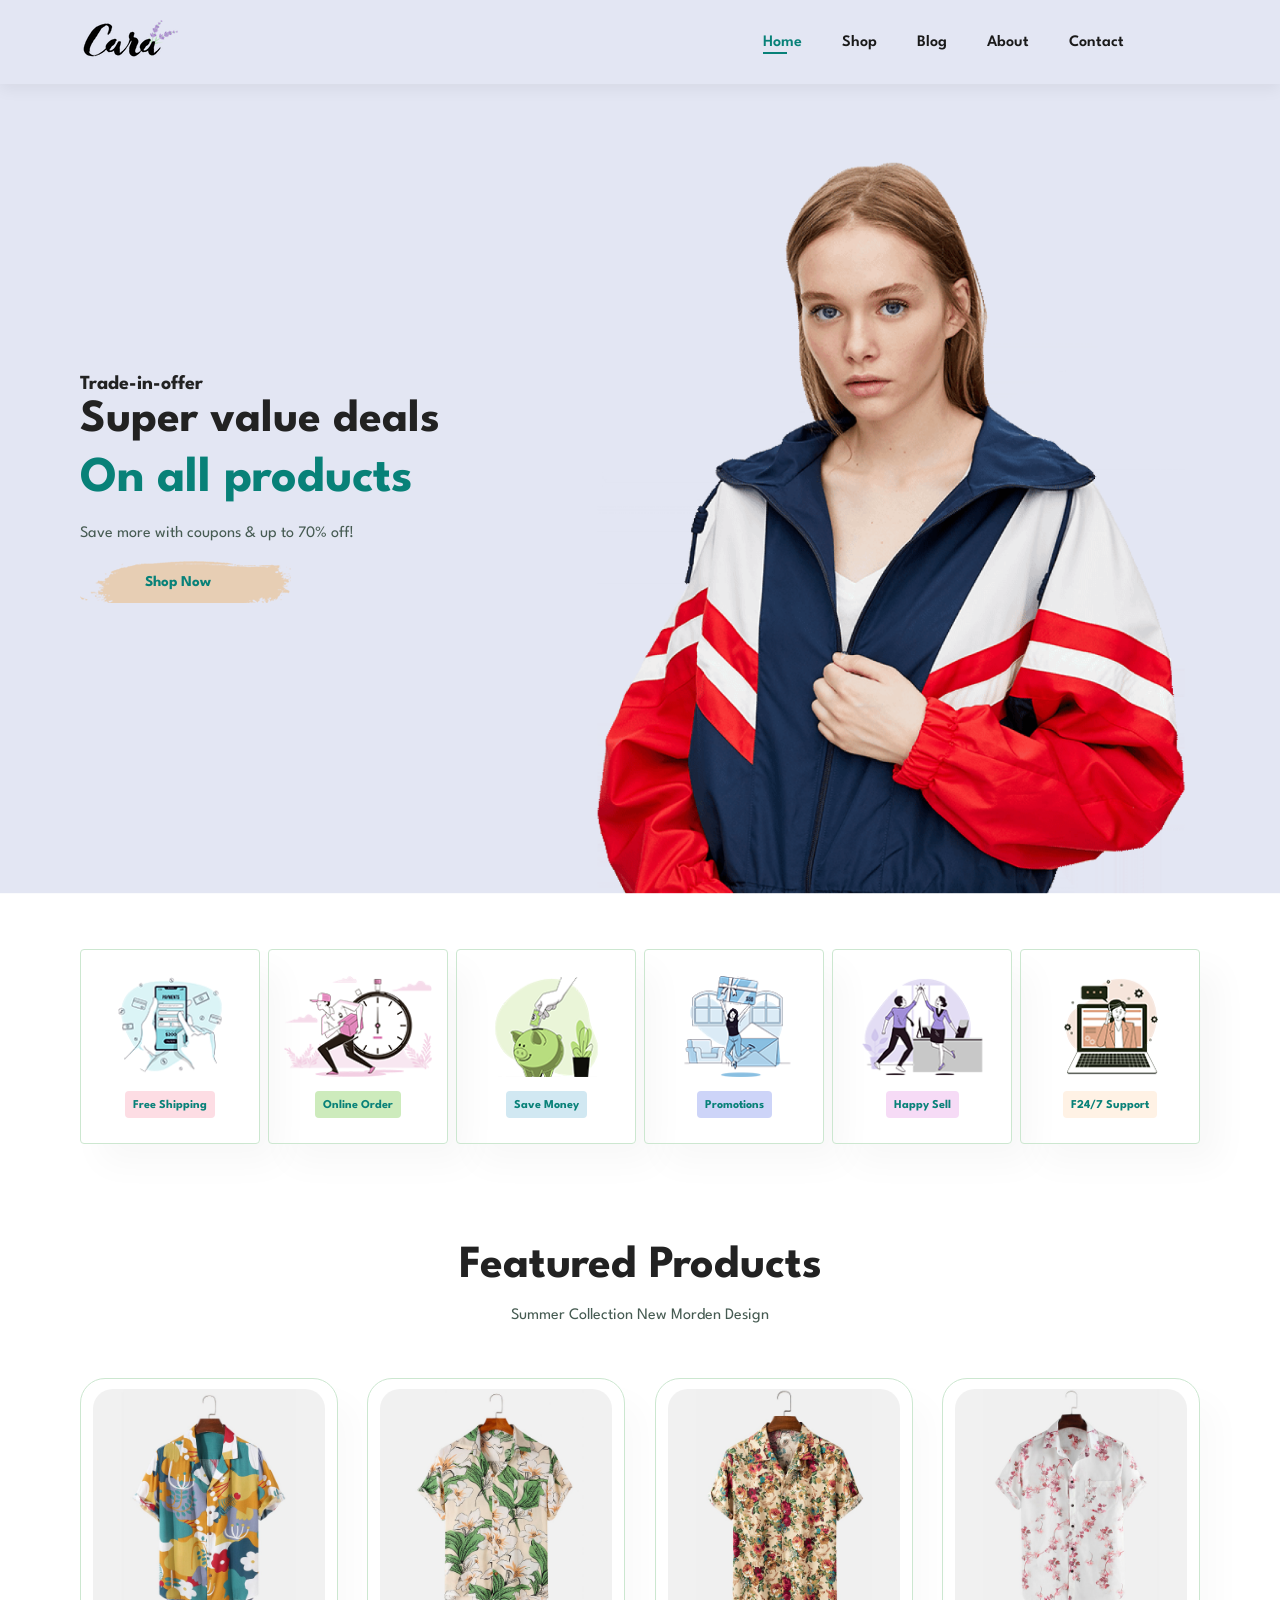
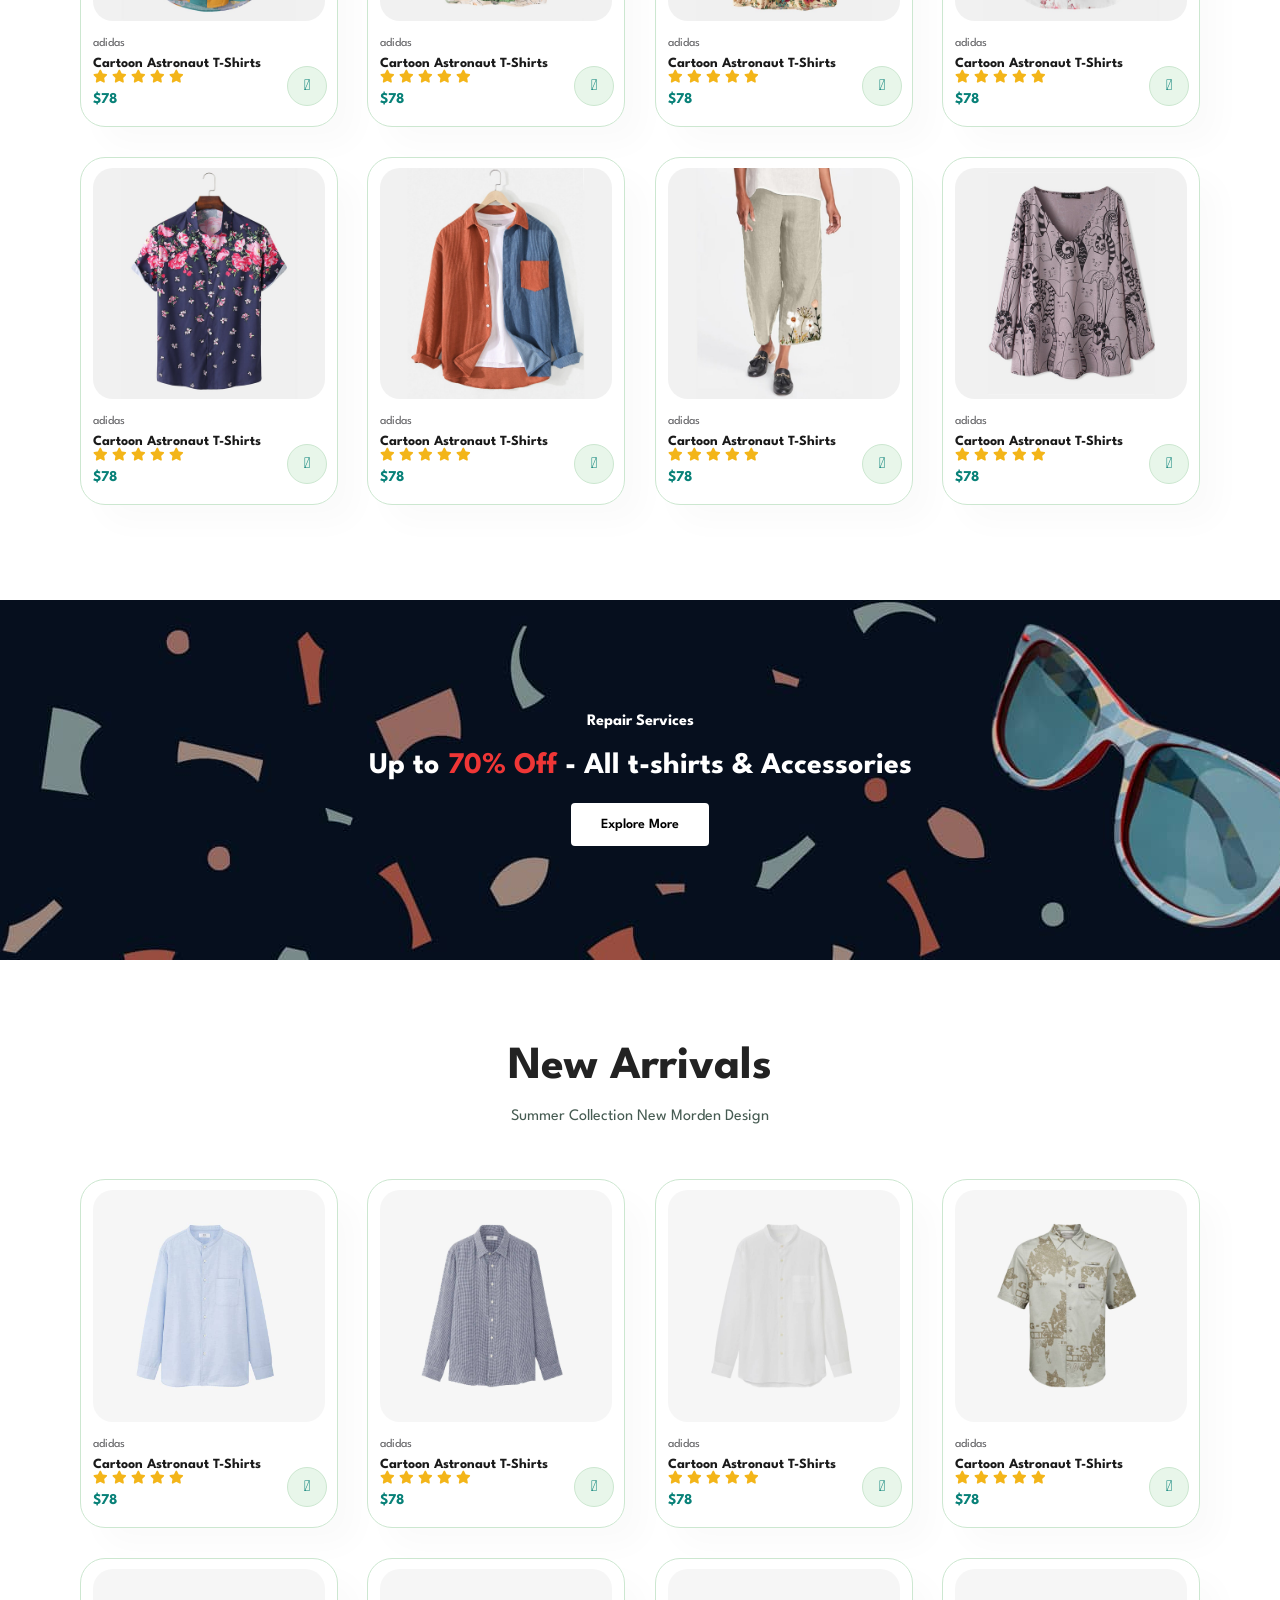
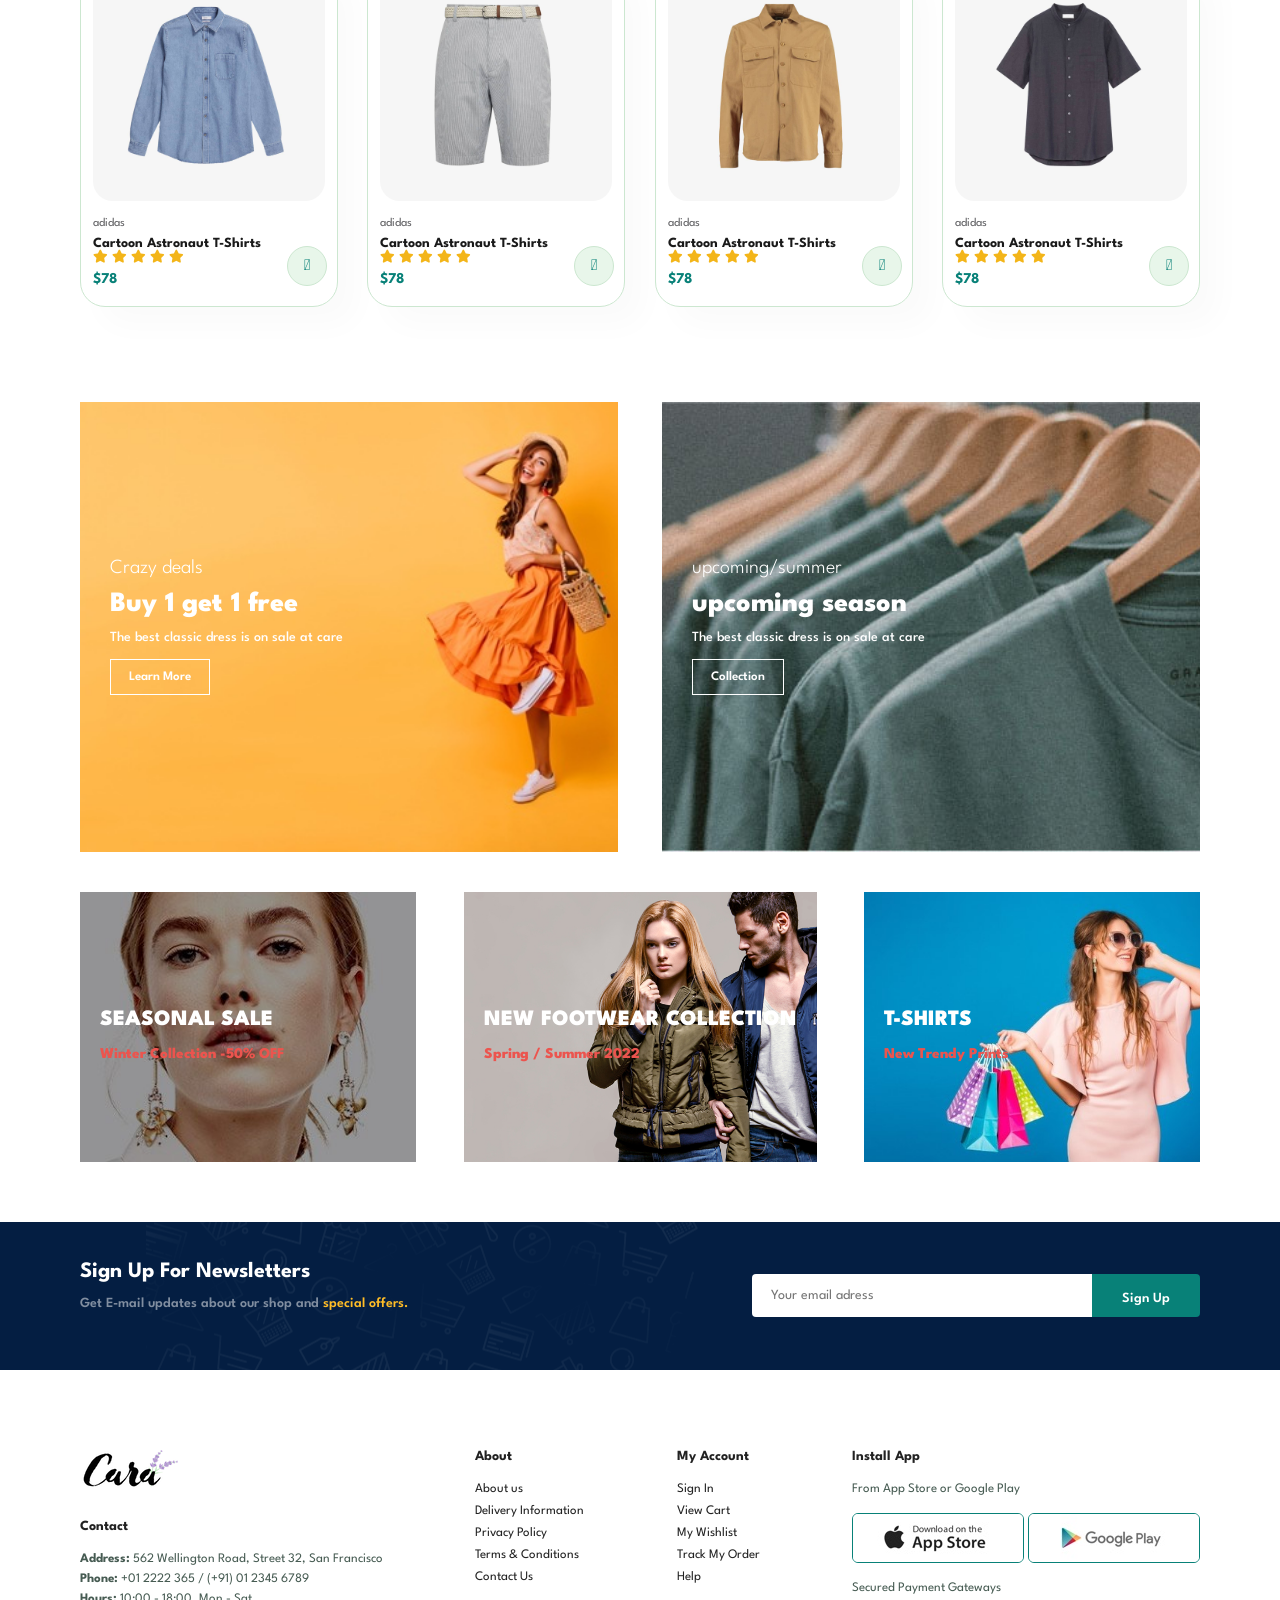
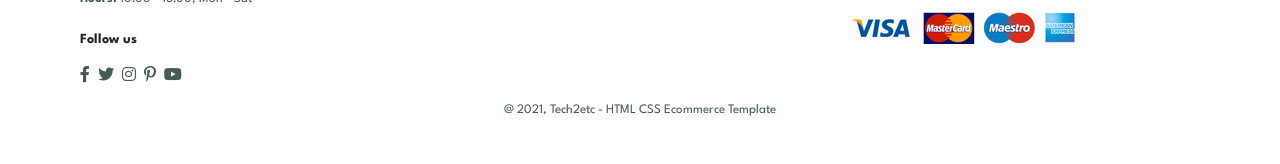
<file: index.html>
<!DOCTYPE html>
<html lang="en">

    <head>
        <meta charset="UTF-8">
        <meta http-equiv="X-UA-Compatible" content="IE=edge">
        <meta name="viewport" content="width=device-width, initial-scale=1.0">
        <title>Ecommerce Website</title>
        <link rel="stylesheet" href="https://pro.fontawesome.com/releases/v5.10.0/css/all.css" />
        <link rel="stylesheet" href="style.css">
    </head>
    <body>

    <section id="header">
        <a href="#"><img src="img/logo.png" class="logo" alt=""></a>

        <div>
            <ul id="navbar">
                <li><a class="active" href="index.html">Home</a></li>
                <li><a href="shop.html">Shop</a></li>
                <li><a href="blog.html">Blog</a></li>
                <li><a href="about.html">About</a></li>
                <li><a href="contact.html">Contact</a></li>
                <li id="lg-bag"><a href="cart.html"><i class="far fa-shopping-bag"></i></a></li>
                <a href="#" id="close"><i class="fas fa-times"></i></a>
            </ul>
        </div>
        <div id="mobile">
            <a href="cart.html"><i class="far fa-shopping-bag"></i></a>
            <i id="bar" class="fas fa-outdent"></i>
        </div>
    </section>

    <section id="hero">
        <h4>Trade-in-offer</h4>
        <h2>Super value deals</h2>
        <h1>On all products</h1>
        <p>Save more with coupons & up to 70% off!</p>
        <button>Shop Now</button>
    </section>

    <section id="feature" class="section-p1">
        <div class="fe-box">
            <img src="img/features/f1.png" alt="">
            <h6>Free Shipping</h6>
        </div>

         <div class="fe-box">
            <img src="img/features/f2.png" alt="">
            <h6>Online Order</h6>
        </div>

         <div class="fe-box">
            <img src="img/features/f3.png" alt="">
            <h6>Save Money</h6>
        </div>

         <div class="fe-box">
            <img src="img/features/f4.png" alt="">
            <h6>Promotions</h6>
        </div>

         <div class="fe-box">
            <img src="img/features/f5.png" alt="">
            <h6>Happy Sell</h6>
        </div>

         <div class="fe-box">
            <img src="img/features/f6.png" alt="">
            <h6>F24/7 Support</h6>
        </div>
    </section>

    <section id="product1" class="section-p1">
        <h2>Featured Products</h2>
        <p>Summer Collection New Morden Design</p>
        <div class="pro-container">
            <div class="pro">
                <img src="img/products/f1.jpg" alt="">
                <div class="des">
                    <span>adidas</span>
                    <h5>Cartoon Astronaut T-Shirts</h5>
                    <div class="star">
                        <i class="fas fa-star"></i>
                        <i class="fas fa-star"></i>
                        <i class="fas fa-star"></i>
                        <i class="fas fa-star"></i>
                        <i class="fas fa-star"></i>
                    </div>
                    <h4>$78</h4>
                </div>
                <a href="#"><i class="fal fa-shopping-cart cart"></i></a>
            </div>

            <div class="pro">
                <img src="img/products/f2.jpg" alt="">
                <div class="des">
                    <span>adidas</span>
                    <h5>Cartoon Astronaut T-Shirts</h5>
                    <div class="star">
                        <i class="fas fa-star"></i>
                        <i class="fas fa-star"></i>
                        <i class="fas fa-star"></i>
                        <i class="fas fa-star"></i>
                        <i class="fas fa-star"></i>
                    </div>
                    <h4>$78</h4>
                </div>
                <a href="#"><i class="fal fa-shopping-cart cart"></i></a>
            </div>


            <div class="pro">
                <img src="img/products/f3.jpg" alt="">
                <div class="des">
                    <span>adidas</span>
                    <h5>Cartoon Astronaut T-Shirts</h5>
                    <div class="star">
                        <i class="fas fa-star"></i>
                        <i class="fas fa-star"></i>
                        <i class="fas fa-star"></i>
                        <i class="fas fa-star"></i>
                        <i class="fas fa-star"></i>
                    </div>
                    <h4>$78</h4>
                </div>
                <a href="#"><i class="fal fa-shopping-cart cart"></i></a>
            </div>


            <div class="pro">
                <img src="img/products/f4.jpg" alt="">
                <div class="des">
                    <span>adidas</span>
                    <h5>Cartoon Astronaut T-Shirts</h5>
                    <div class="star">
                        <i class="fas fa-star"></i>
                        <i class="fas fa-star"></i>
                        <i class="fas fa-star"></i>
                        <i class="fas fa-star"></i>
                        <i class="fas fa-star"></i>
                    </div>
                    <h4>$78</h4>
                </div>
                <a href="#"><i class="fal fa-shopping-cart cart"></i></a>
            </div>


            <div class="pro">
                <img src="img/products/f5.jpg" alt="">
                <div class="des">
                    <span>adidas</span>
                    <h5>Cartoon Astronaut T-Shirts</h5>
                    <div class="star">
                        <i class="fas fa-star"></i>
                        <i class="fas fa-star"></i>
                        <i class="fas fa-star"></i>
                        <i class="fas fa-star"></i>
                        <i class="fas fa-star"></i>
                    </div>
                    <h4>$78</h4>
                </div>
                <a href="#"><i class="fal fa-shopping-cart cart"></i></a>
            </div>


            <div class="pro">
                <img src="img/products/f6.jpg" alt="">
                <div class="des">
                    <span>adidas</span>
                    <h5>Cartoon Astronaut T-Shirts</h5>
                    <div class="star">
                        <i class="fas fa-star"></i>
                        <i class="fas fa-star"></i>
                        <i class="fas fa-star"></i>
                        <i class="fas fa-star"></i>
                        <i class="fas fa-star"></i>
                    </div>
                    <h4>$78</h4>
                </div>
                <a href="#"><i class="fal fa-shopping-cart cart"></i></a>
            </div>


            <div class="pro">
                <img src="img/products/f7.jpg" alt="">
                <div class="des">
                    <span>adidas</span>
                    <h5>Cartoon Astronaut T-Shirts</h5>
                    <div class="star">
                        <i class="fas fa-star"></i>
                        <i class="fas fa-star"></i>
                        <i class="fas fa-star"></i>
                        <i class="fas fa-star"></i>
                        <i class="fas fa-star"></i>
                    </div>
                    <h4>$78</h4>
                </div>
                <a href="#"><i class="fal fa-shopping-cart cart"></i></a>
            </div>


            <div class="pro">
                <img src="img/products/f8.jpg" alt="">
                <div class="des">
                    <span>adidas</span>
                    <h5>Cartoon Astronaut T-Shirts</h5>
                    <div class="star">
                        <i class="fas fa-star"></i>
                        <i class="fas fa-star"></i>
                        <i class="fas fa-star"></i>
                        <i class="fas fa-star"></i>
                        <i class="fas fa-star"></i>
                    </div>
                    <h4>$78</h4>
                </div>
                <a href="#"><i class="fal fa-shopping-cart cart"></i></a>
            </div>


            
        </div>
    </section>

    <section id="banner" class="section-m1">
        <h4>Repair Services</h4>
        <h2>Up to <span>70% Off</span> - All t-shirts & Accessories</h2>
        <button class="normal">Explore More</button>
    </section>

     <section id="product1" class="section-p1">
        <h2>New Arrivals</h2>
        <p>Summer Collection New Morden Design</p>
        <div class="pro-container">
            <div class="pro">
                <img src="img/products/n1.jpg" alt="">
                <div class="des">
                    <span>adidas</span>
                    <h5>Cartoon Astronaut T-Shirts</h5>
                    <div class="star">
                        <i class="fas fa-star"></i>
                        <i class="fas fa-star"></i>
                        <i class="fas fa-star"></i>
                        <i class="fas fa-star"></i>
                        <i class="fas fa-star"></i>
                    </div>
                    <h4>$78</h4>
                </div>
                <a href="#"><i class="fal fa-shopping-cart cart"></i></a>
            </div>

            <div class="pro">
                <img src="img/products/n2.jpg" alt="">
                <div class="des">
                    <span>adidas</span>
                    <h5>Cartoon Astronaut T-Shirts</h5>
                    <div class="star">
                        <i class="fas fa-star"></i>
                        <i class="fas fa-star"></i>
                        <i class="fas fa-star"></i>
                        <i class="fas fa-star"></i>
                        <i class="fas fa-star"></i>
                    </div>
                    <h4>$78</h4>
                </div>
                <a href="#"><i class="fal fa-shopping-cart cart"></i></a>
            </div>


            <div class="pro">
                <img src="img/products/n3.jpg" alt="">
                <div class="des">
                    <span>adidas</span>
                    <h5>Cartoon Astronaut T-Shirts</h5>
                    <div class="star">
                        <i class="fas fa-star"></i>
                        <i class="fas fa-star"></i>
                        <i class="fas fa-star"></i>
                        <i class="fas fa-star"></i>
                        <i class="fas fa-star"></i>
                    </div>
                    <h4>$78</h4>
                </div>
                <a href="#"><i class="fal fa-shopping-cart cart"></i></a>
            </div>


            <div class="pro">
                <img src="img/products/n4.jpg" alt="">
                <div class="des">
                    <span>adidas</span>
                    <h5>Cartoon Astronaut T-Shirts</h5>
                    <div class="star">
                        <i class="fas fa-star"></i>
                        <i class="fas fa-star"></i>
                        <i class="fas fa-star"></i>
                        <i class="fas fa-star"></i>
                        <i class="fas fa-star"></i>
                    </div>
                    <h4>$78</h4>
                </div>
                <a href="#"><i class="fal fa-shopping-cart cart"></i></a>
            </div>


            <div class="pro">
                <img src="img/products/n5.jpg" alt="">
                <div class="des">
                    <span>adidas</span>
                    <h5>Cartoon Astronaut T-Shirts</h5>
                    <div class="star">
                        <i class="fas fa-star"></i>
                        <i class="fas fa-star"></i>
                        <i class="fas fa-star"></i>
                        <i class="fas fa-star"></i>
                        <i class="fas fa-star"></i>
                    </div>
                    <h4>$78</h4>
                </div>
                <a href="#"><i class="fal fa-shopping-cart cart"></i></a>
            </div>


            <div class="pro">
                <img src="img/products/n6.jpg" alt="">
                <div class="des">
                    <span>adidas</span>
                    <h5>Cartoon Astronaut T-Shirts</h5>
                    <div class="star">
                        <i class="fas fa-star"></i>
                        <i class="fas fa-star"></i>
                        <i class="fas fa-star"></i>
                        <i class="fas fa-star"></i>
                        <i class="fas fa-star"></i>
                    </div>
                    <h4>$78</h4>
                </div>
                <a href="#"><i class="fal fa-shopping-cart cart"></i></a>
            </div>


            <div class="pro">
                <img src="img/products/n7.jpg" alt="">
                <div class="des">
                    <span>adidas</span>
                    <h5>Cartoon Astronaut T-Shirts</h5>
                    <div class="star">
                        <i class="fas fa-star"></i>
                        <i class="fas fa-star"></i>
                        <i class="fas fa-star"></i>
                        <i class="fas fa-star"></i>
                        <i class="fas fa-star"></i>
                    </div>
                    <h4>$78</h4>
                </div>
                <a href="#"><i class="fal fa-shopping-cart cart"></i></a>
            </div>


            <div class="pro">
                <img src="img/products/n8.jpg" alt="">
                <div class="des">
                    <span>adidas</span>
                    <h5>Cartoon Astronaut T-Shirts</h5>
                    <div class="star">
                        <i class="fas fa-star"></i>
                        <i class="fas fa-star"></i>
                        <i class="fas fa-star"></i>
                        <i class="fas fa-star"></i>
                        <i class="fas fa-star"></i>
                    </div>
                    <h4>$78</h4>
                </div>
                <a href="#"><i class="fal fa-shopping-cart cart"></i></a>
            </div>


            
        </div>
    </section>

    <section id="sm-banner" class="section-p1">
        <div class="banner-box">
            <h4>Crazy deals</h4>
            <h2>Buy 1 get 1 free</h2>
            <span>The best classic dress is on sale at care</span>
            <button class="white">Learn More</button>
        </div>
        <div class="banner-box banner-box2">
            <h4>upcoming/summer</h4>
            <h2>upcoming season</h2>
            <span>The best classic dress is on sale at care</span>
            <button class="white">Collection</button>
        </div>
    </section>

    <section id="banner3">
        <div class="banner-box">
            <h2>SEASONAL SALE</h2>
            <h3>Winter Collection -50% OFF</h3>
        </div>
        <div class="banner-box banner-box2">
            <h2>NEW FOOTWEAR COLLECTION</h2>
            <h3>Spring / Summer 2022</h3>
        </div>
        <div class="banner-box banner-box3">
            <h2>T-SHIRTS</h2>
            <h3>New Trendy Prints</h3>
        </div>
    </section>


    <section id="newsletter" class="section-p1 section-m1">
        <div class="newstext">
            <h4>Sign Up For Newsletters</h4>
            <p>Get E-mail updates about our shop and <span>special offers.</span></p>
        </div>
        <div class="form">
            <input type="text" placeholder="Your email adress">
            <button class="normal">Sign Up</button>
        </div>
    </section>


    <footer class="section-p1">
            <div class="col">
                <img class="logo" src="img/logo.png" alt="">
                <h4>Contact</h4>
                <p><strong>Address: </strong> 562 Wellington Road, Street 32, San Francisco</p>
                <p><strong>Phone: </strong> +01 2222 365 / (+91) 01 2345 6789</p>
                <p><strong>Hours: </strong> 10:00 - 18:00, Mon - Sat</p>
                <div class="follow">
                    <h4>Follow us</h4>
                    <div class="icon">
                        <i class="fab fa-facebook-f"></i>
                        <i class="fab fa-twitter"></i>
                        <i class="fab fa-instagram"></i>
                        <i class="fab fa-pinterest-p"></i>
                        <i class="fab fa-youtube"></i>
                    </div>
                </div>
            </div>

            <div class="col">
                <h4>About</h4>
                <a href="#">About us</a>
                <a href="#">Delivery Information</a>
                <a href="#">Privacy Policy</a>
                <a href="#">Terms & Conditions</a>
                <a href="#">Contact Us</a>
            </div>

            <div class="col">
                <h4>My Account</h4>
                <a href="#">Sign In</a>
                <a href="#">View Cart</a>
                <a href="#">My Wishlist</a>
                <a href="#">Track My Order</a>
                <a href="#">Help</a>
            </div>

            <div class="col install">
                <h4>Install App</h4>
                <p>From App Store or Google Play</p>
                <div class="row">
                    <img src="img/pay/app.jpg" alt="">
                    <img src="img/pay/play.jpg" alt="">
                </div>
                <p>Secured Payment Gateways</p>
                <img src="img/pay/pay.png" alt="">
            </div>

            <div class="copyright">
                <p>@ 2021, Tech2etc - HTML CSS Ecommerce Template</p>
            </div>

    </footer>

        <script src="script.js"></script>
    </body>

</html>
</file>
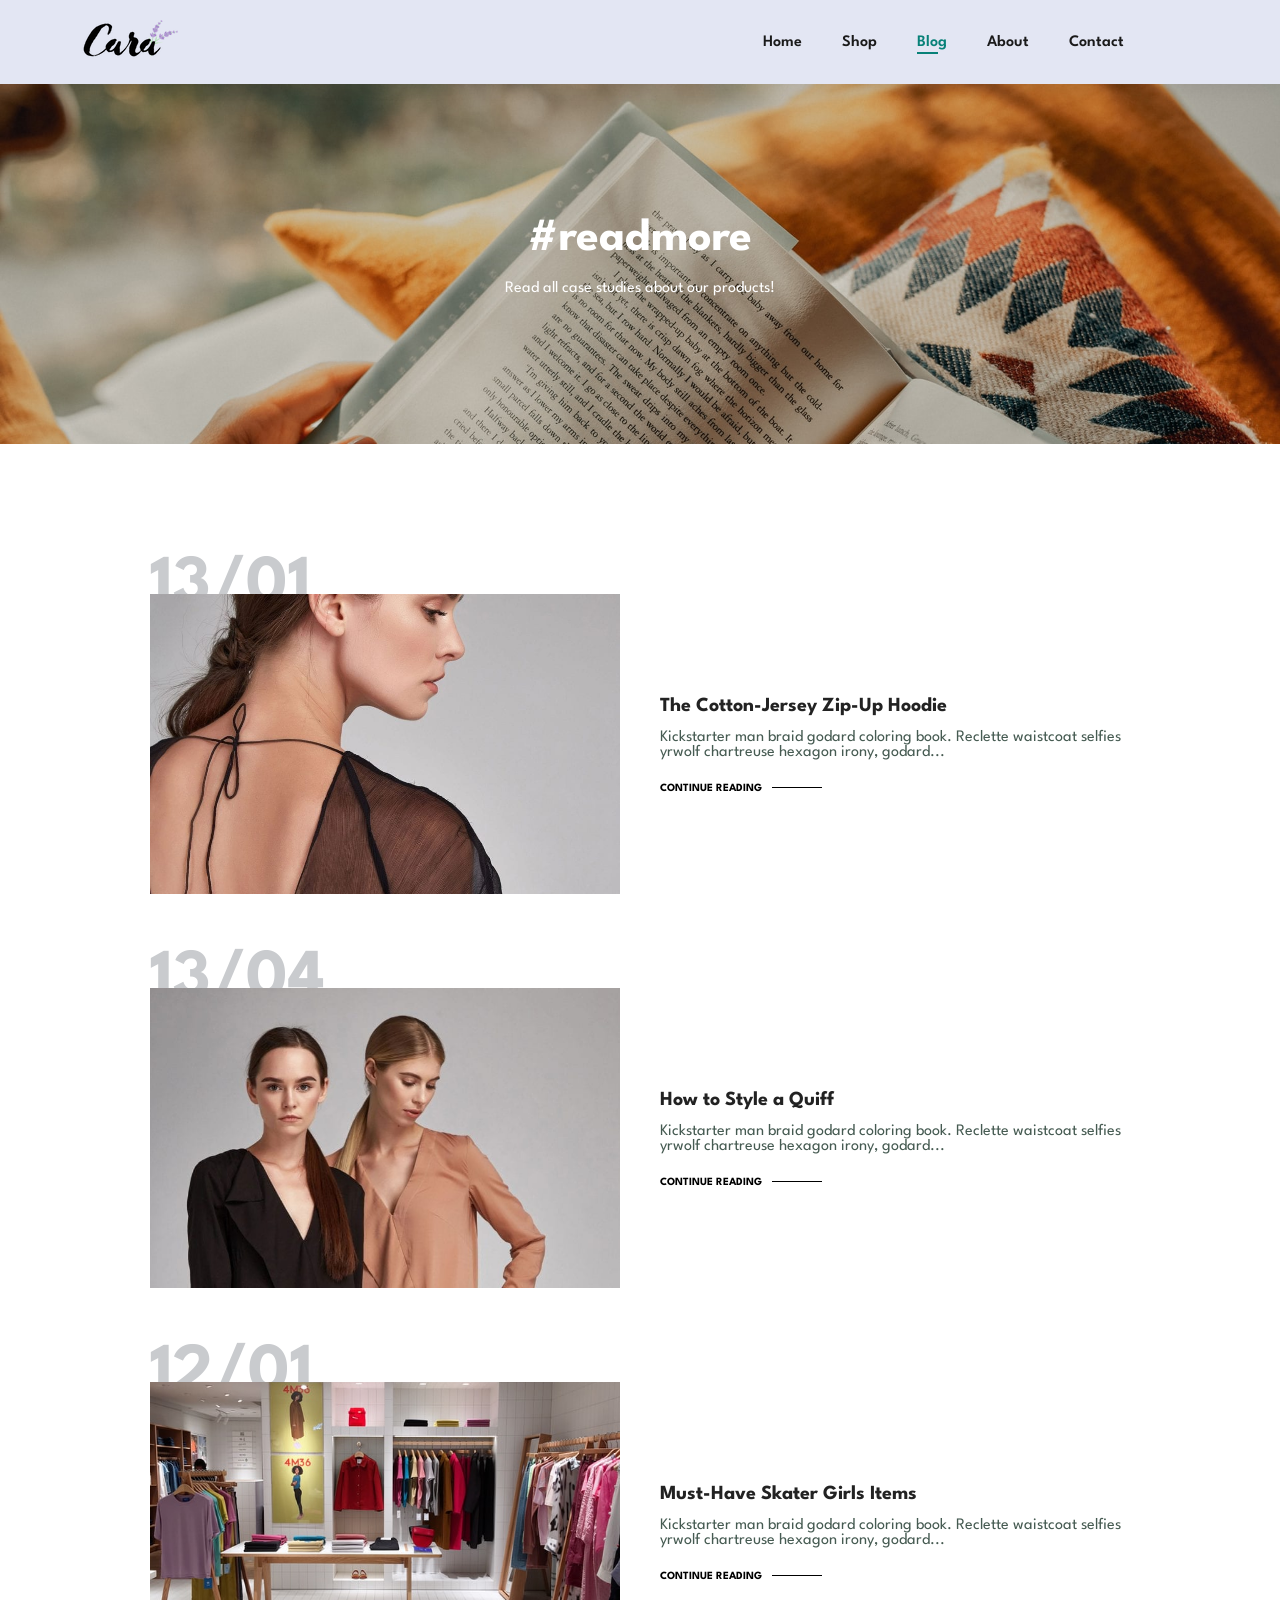
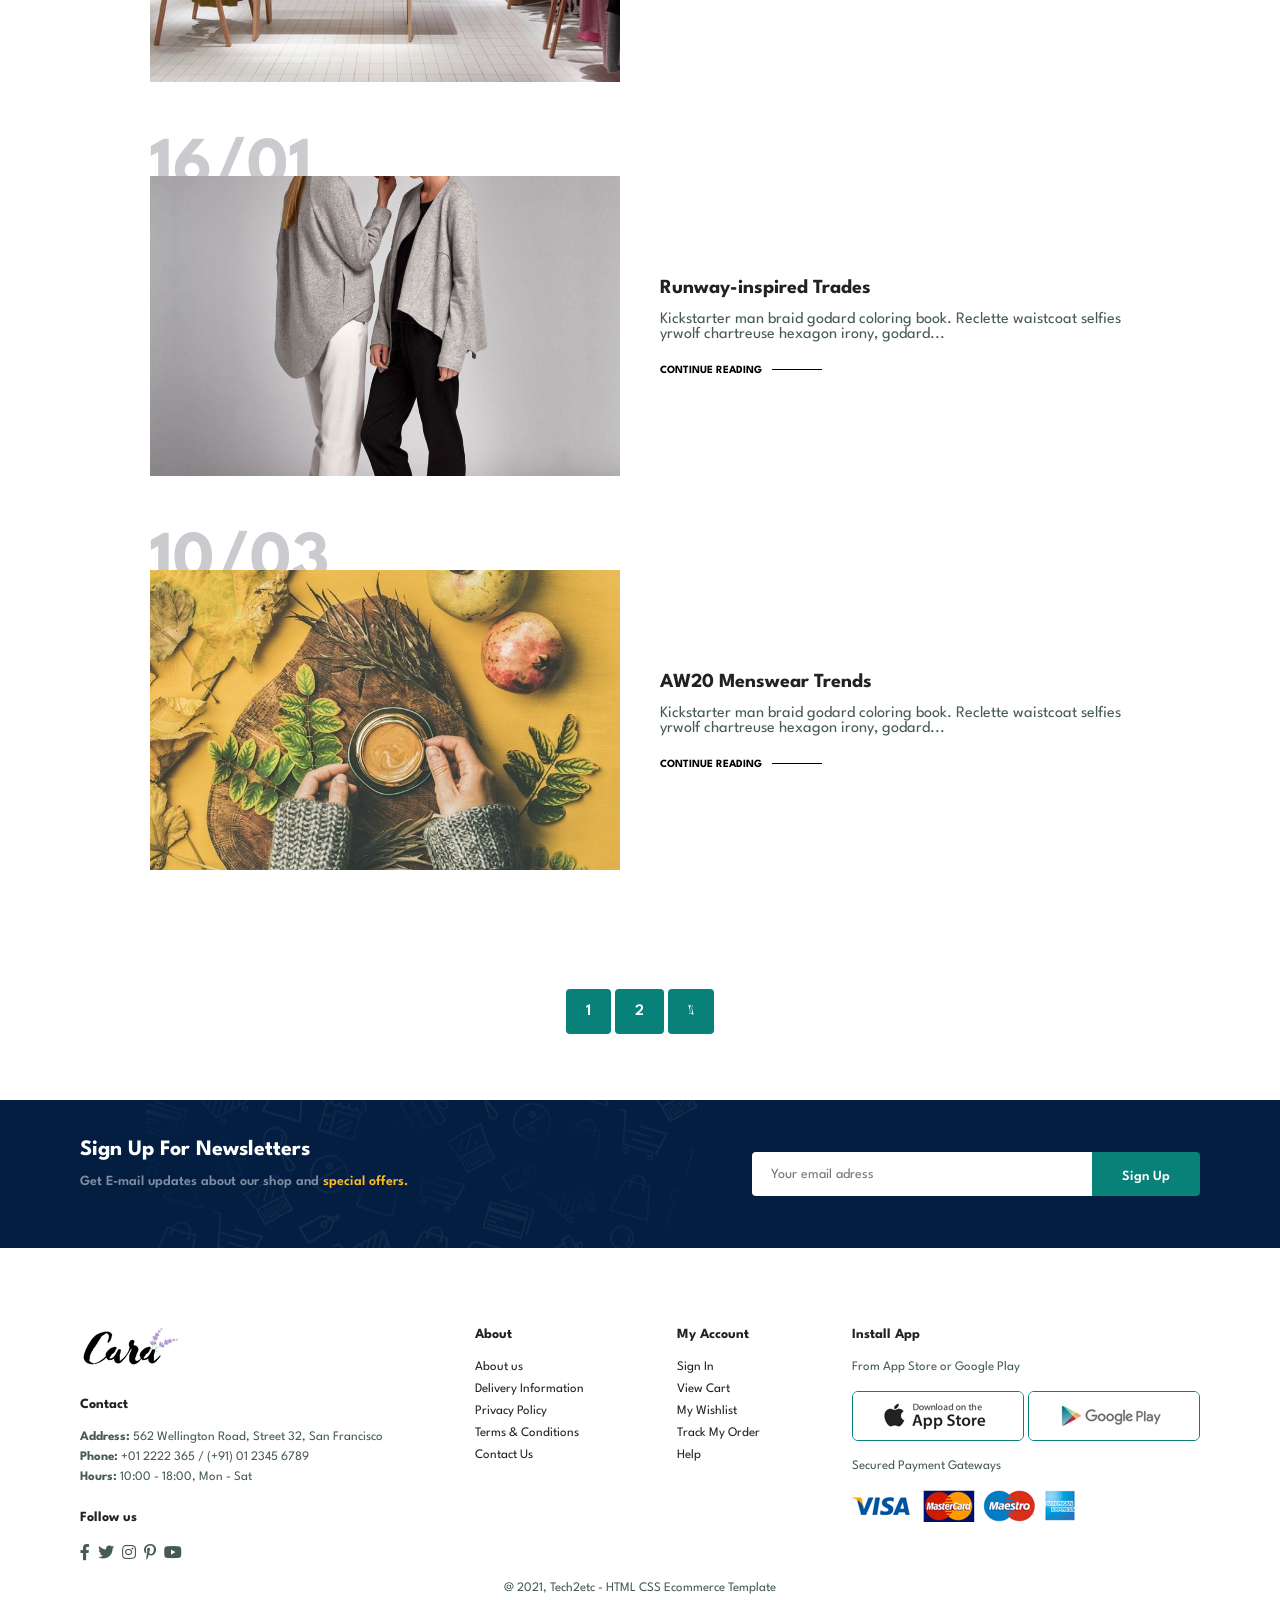
<file: blog.html>
<!DOCTYPE html>
<html lang="en">

    <head>
        <meta charset="UTF-8">
        <meta http-equiv="X-UA-Compatible" content="IE=edge">
        <meta name="viewport" content="width=device-width, initial-scale=1.0">
        <title>Ecommerce Website</title>
        <link rel="stylesheet" href="https://pro.fontawesome.com/releases/v5.10.0/css/all.css" />
        <link rel="stylesheet" href="style.css">
    </head>
    <body>

    <section id="header">
        <a href="#"><img src="img/logo.png" class="logo" alt=""></a>

        <div>
            <ul id="navbar">
                <li><a  href="index.html">Home</a></li>
                <li><a href="shop.html">Shop</a></li>
                <li><a class="active" href="blog.html">Blog</a></li>
                <li><a href="about.html">About</a></li>
                <li><a href="contact.html">Contact</a></li>
                <li id="lg-bag"><a href="cart.html"><i class="far fa-shopping-bag"></i></a></li>
                <a href="#" id="close"><i class="fas fa-times"></i></a>
            </ul>
        </div>
        <div id="mobile">
            <a href="cart.html"><i class="far fa-shopping-bag"></i></a>
            <i id="bar" class="fas fa-outdent"></i>
        </div>
    </section>

    <section id="page-header" class="blog-header">
        <h2>#readmore</h2>
        <p>Read all case studies about our products!</p>
    </section>

    <section id="blog">
        <div class="blog-box">
            <div class="blog-image">
                <img src="img/blog/b1.jpg" alt="">
            </div>
            <div class="blog-details">
                <h4>The Cotton-Jersey Zip-Up Hoodie</h4>
                <p>Kickstarter man braid godard coloring book. Reclette waistcoat selfies yrwolf chartreuse hexagon irony, godard...</p>
                <a href="#">CONTINUE READING</a>
            </div>
            <h1>13/01</h1>
        </div>

          <div class="blog-box">
            <div class="blog-image">
                <img src="img/blog/b2.jpg" alt="">
            </div>
            <div class="blog-details">
                <h4>How to Style a Quiff</h4>
                <p>Kickstarter man braid godard coloring book. Reclette waistcoat selfies yrwolf chartreuse hexagon irony, godard...</p>
                <a href="#">CONTINUE READING</a>
            </div>
            <h1>13/04</h1>
        </div>

          <div class="blog-box">
            <div class="blog-image">
                <img src="img/blog/b3.jpg" alt="">
            </div>
            <div class="blog-details">
                <h4> Must-Have Skater Girls Items</h4>
                <p>Kickstarter man braid godard coloring book. Reclette waistcoat selfies yrwolf chartreuse hexagon irony, godard...</p>
                <a href="#">CONTINUE READING</a>
            </div>
            <h1>12/01</h1>
        </div>

          <div class="blog-box">
            <div class="blog-image">
                <img src="img/blog/b4.jpg" alt="">
            </div>
            <div class="blog-details">
                <h4>Runway-inspired Trades </h4>
                <p>Kickstarter man braid godard coloring book. Reclette waistcoat selfies yrwolf chartreuse hexagon irony, godard...</p>
                <a href="#">CONTINUE READING</a>
            </div>
            <h1>16/01</h1>
        </div>

        <div class="blog-box">
            <div class="blog-image">
                <img src="img/blog/b6.jpg" alt="">
            </div>
            <div class="blog-details">
                <h4>AW20 Menswear Trends</h4>
                <p>Kickstarter man braid godard coloring book. Reclette waistcoat selfies yrwolf chartreuse hexagon irony, godard...</p>
                <a href="#">CONTINUE READING</a>
            </div>
            <h1>10/03</h1>
        </div>
    </section>

    
    <section id="pagination" class="section-p1">
        <a href="#">1</a>
        <a href="#">2</a>
        <a href="#"><i class="fal fa-long-arrow-alt-right"></i></a>
    </section>
   


    <section id="newsletter" class="section-p1 section-m1">
        <div class="newstext">
            <h4>Sign Up For Newsletters</h4>
            <p>Get E-mail updates about our shop and <span>special offers.</span></p>
        </div>
        <div class="form">
            <input type="text" placeholder="Your email adress">
            <button class="normal">Sign Up</button>
        </div>
    </section>


    <footer class="section-p1">
            <div class="col">
                <img class="logo" src="img/logo.png" alt="">
                <h4>Contact</h4>
                <p><strong>Address: </strong> 562 Wellington Road, Street 32, San Francisco</p>
                <p><strong>Phone: </strong> +01 2222 365 / (+91) 01 2345 6789</p>
                <p><strong>Hours: </strong> 10:00 - 18:00, Mon - Sat</p>
                <div class="follow">
                    <h4>Follow us</h4>
                    <div class="icon">
                        <i class="fab fa-facebook-f"></i>
                        <i class="fab fa-twitter"></i>
                        <i class="fab fa-instagram"></i>
                        <i class="fab fa-pinterest-p"></i>
                        <i class="fab fa-youtube"></i>
                    </div>
                </div>
            </div>

            <div class="col">
                <h4>About</h4>
                <a href="#">About us</a>
                <a href="#">Delivery Information</a>
                <a href="#">Privacy Policy</a>
                <a href="#">Terms & Conditions</a>
                <a href="#">Contact Us</a>
            </div>

            <div class="col">
                <h4>My Account</h4>
                <a href="#">Sign In</a>
                <a href="#">View Cart</a>
                <a href="#">My Wishlist</a>
                <a href="#">Track My Order</a>
                <a href="#">Help</a>
            </div>

            <div class="col install">
                <h4>Install App</h4>
                <p>From App Store or Google Play</p>
                <div class="row">
                    <img src="img/pay/app.jpg" alt="">
                    <img src="img/pay/play.jpg" alt="">
                </div>
                <p>Secured Payment Gateways</p>
                <img src="img/pay/pay.png" alt="">
            </div>

            <div class="copyright">
                <p>@ 2021, Tech2etc - HTML CSS Ecommerce Template</p>
            </div>

    </footer>

        <script src="script.js"></script>
    </body>

</html>
</file>
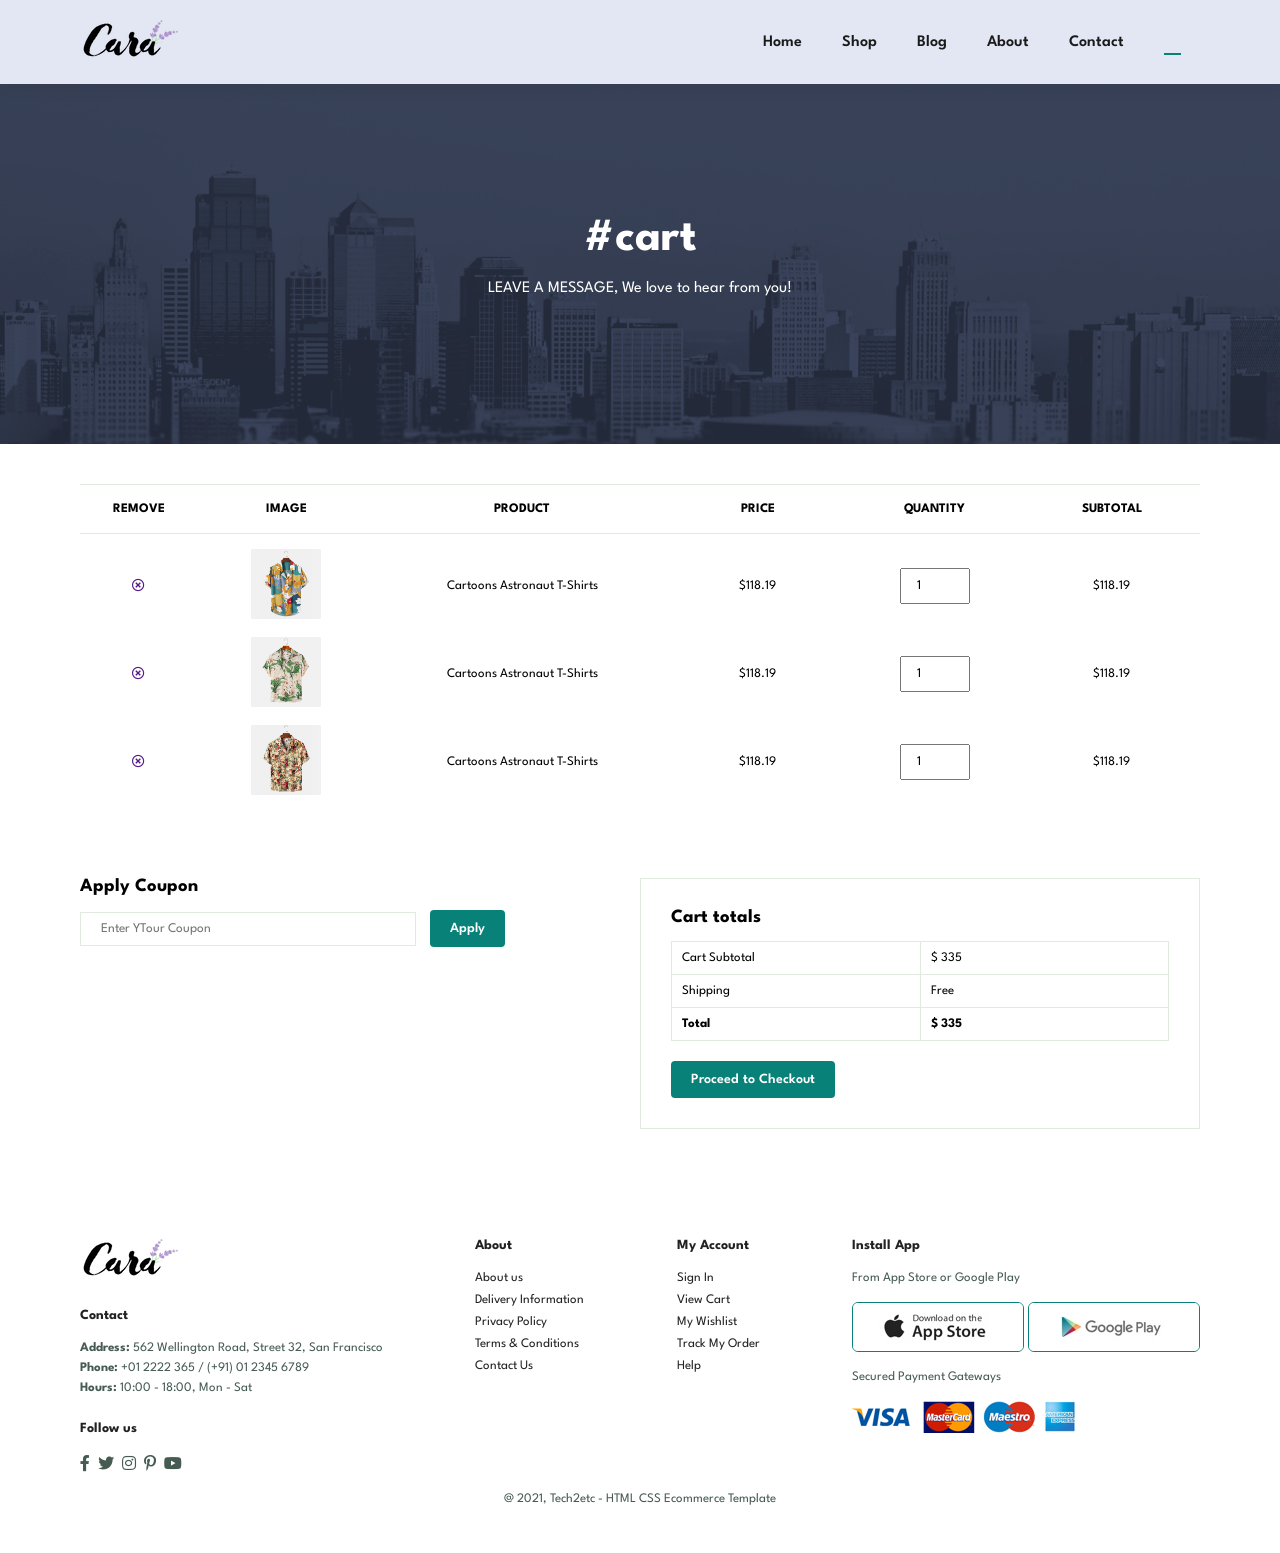
<file: cart.html>
<!DOCTYPE html>
<html lang="en">
<head>
        <meta charset="UTF-8">
        <meta http-equiv="X-UA-Compatible" content="IE=edge">
        <meta name="viewport" content="width=device-width, initial-scale=1.0">
        <title>Ecommerce Website</title>
        <link rel="stylesheet" href="https://pro.fontawesome.com/releases/v5.10.0/css/all.css" />
        <link rel="stylesheet" href="style.css">
    </head>
    <body>

    <section id="header">
        <a href="#"><img src="img/logo.png" class="logo" alt=""></a>

        <div>
            <ul id="navbar">
                <li><a  href="index.html">Home</a></li>
                <li><a href="shop.html">Shop</a></li>
                <li><a href="blog.html">Blog</a></li>
                <li><a href="about.html">About</a></li>
                <li><a href="contact.html">Contact</a></li>
                <li id="lg-bag"><a  class="active" href="cart.html"><i class="far fa-shopping-bag"></i></a></li>
                <a href="#" id="close"><i class="fas fa-times"></i></a>
            </ul>
        </div>
        <div id="mobile">
            <a href="cart.html"><i class="far fa-shopping-bag"></i></a>
            <i id="bar" class="fas fa-outdent"></i>
        </div>
    </section>

    <section id="page-header" class="about-header">
        <h2>#cart</h2>
        <p>LEAVE A MESSAGE, We love to hear from you!</p>
    </section>

    <section id="cart" class="section-p1">
        <table width="100%">
            <thead>
                <tr>
                    <td>Remove</td>
                    <td>Image</td>
                    <td>Product</td>
                    <td>Price</td>
                    <td>Quantity</td>
                    <td>Subtotal</td>
                </tr>
            </thead>
            <tbody>
                <tr>
                    <td><a href=""><i class="far fa-times-circle"></i></a></td>
                    <td><img src="img/products/f1.jpg" alt=""></td>
                    <td>Cartoons Astronaut T-Shirts </td>
                    <td>$118.19</td>
                    <td><input type="number" value="1"></td>
                    <td>$118.19</td>
                </tr>

                 <tr>
                    <td><a href=""><i class="far fa-times-circle"></i></a></td>
                    <td><img src="img/products/f2.jpg" alt=""></td>
                    <td>Cartoons Astronaut T-Shirts </td>
                    <td>$118.19</td>
                    <td><input type="number" value="1"></td>
                    <td>$118.19</td>
                </tr>

                 <tr>
                    <td><a href=""><i class="far fa-times-circle"></i></a></td>
                    <td><img src="img/products/f3.jpg" alt=""></td>
                    <td>Cartoons Astronaut T-Shirts </td>
                    <td>$118.19</td>
                    <td><input type="number" value="1"></td>
                    <td>$118.19</td>
                </tr>
            </tbody>
        </table>
    </section>


    <section id="cart-add" class="section-p1">
        <div id="coupon">
            <h3>Apply Coupon</h3>
            <div>
                <input type="text" placeholder="Enter YTour Coupon">
                <button class="normal">Apply</button>
            </div>
        </div>

        <div id="subtotal">
            <h3>Cart totals</h3>
            <table>
                <tr>
                    <td>Cart Subtotal</td>
                    <td>$ 335</td>
                </tr>
                <tr>
                    <td>Shipping</td>
                    <td>Free</td>
                </tr>
                <tr>
                    <td><strong>Total</strong></td>
                    <td><strong>$ 335</strong></td>
                </tr>
            </table>
            <button class="normal">Proceed to Checkout</button>
        </div>
    </section>

    <footer class="section-p1">
            <div class="col">
                <img class="logo" src="img/logo.png" alt="">
                <h4>Contact</h4>
                <p><strong>Address: </strong> 562 Wellington Road, Street 32, San Francisco</p>
                <p><strong>Phone: </strong> +01 2222 365 / (+91) 01 2345 6789</p>
                <p><strong>Hours: </strong> 10:00 - 18:00, Mon - Sat</p>
                <div class="follow">
                    <h4>Follow us</h4>
                    <div class="icon">
                        <i class="fab fa-facebook-f"></i>
                        <i class="fab fa-twitter"></i>
                        <i class="fab fa-instagram"></i>
                        <i class="fab fa-pinterest-p"></i>
                        <i class="fab fa-youtube"></i>
                    </div>
                </div>
            </div>

            <div class="col">
                <h4>About</h4>
                <a href="#">About us</a>
                <a href="#">Delivery Information</a>
                <a href="#">Privacy Policy</a>
                <a href="#">Terms & Conditions</a>
                <a href="#">Contact Us</a>
            </div>

            <div class="col">
                <h4>My Account</h4>
                <a href="#">Sign In</a>
                <a href="#">View Cart</a>
                <a href="#">My Wishlist</a>
                <a href="#">Track My Order</a>
                <a href="#">Help</a>
            </div>

            <div class="col install">
                <h4>Install App</h4>
                <p>From App Store or Google Play</p>
                <div class="row">
                    <img src="img/pay/app.jpg" alt="">
                    <img src="img/pay/play.jpg" alt="">
                </div>
                <p>Secured Payment Gateways</p>
                <img src="img/pay/pay.png" alt="">
            </div>

            <div class="copyright">
                <p>@ 2021, Tech2etc - HTML CSS Ecommerce Template</p>
            </div>

    </footer>

        <script src="script.js"></script>
    </body>
</html>
</file>
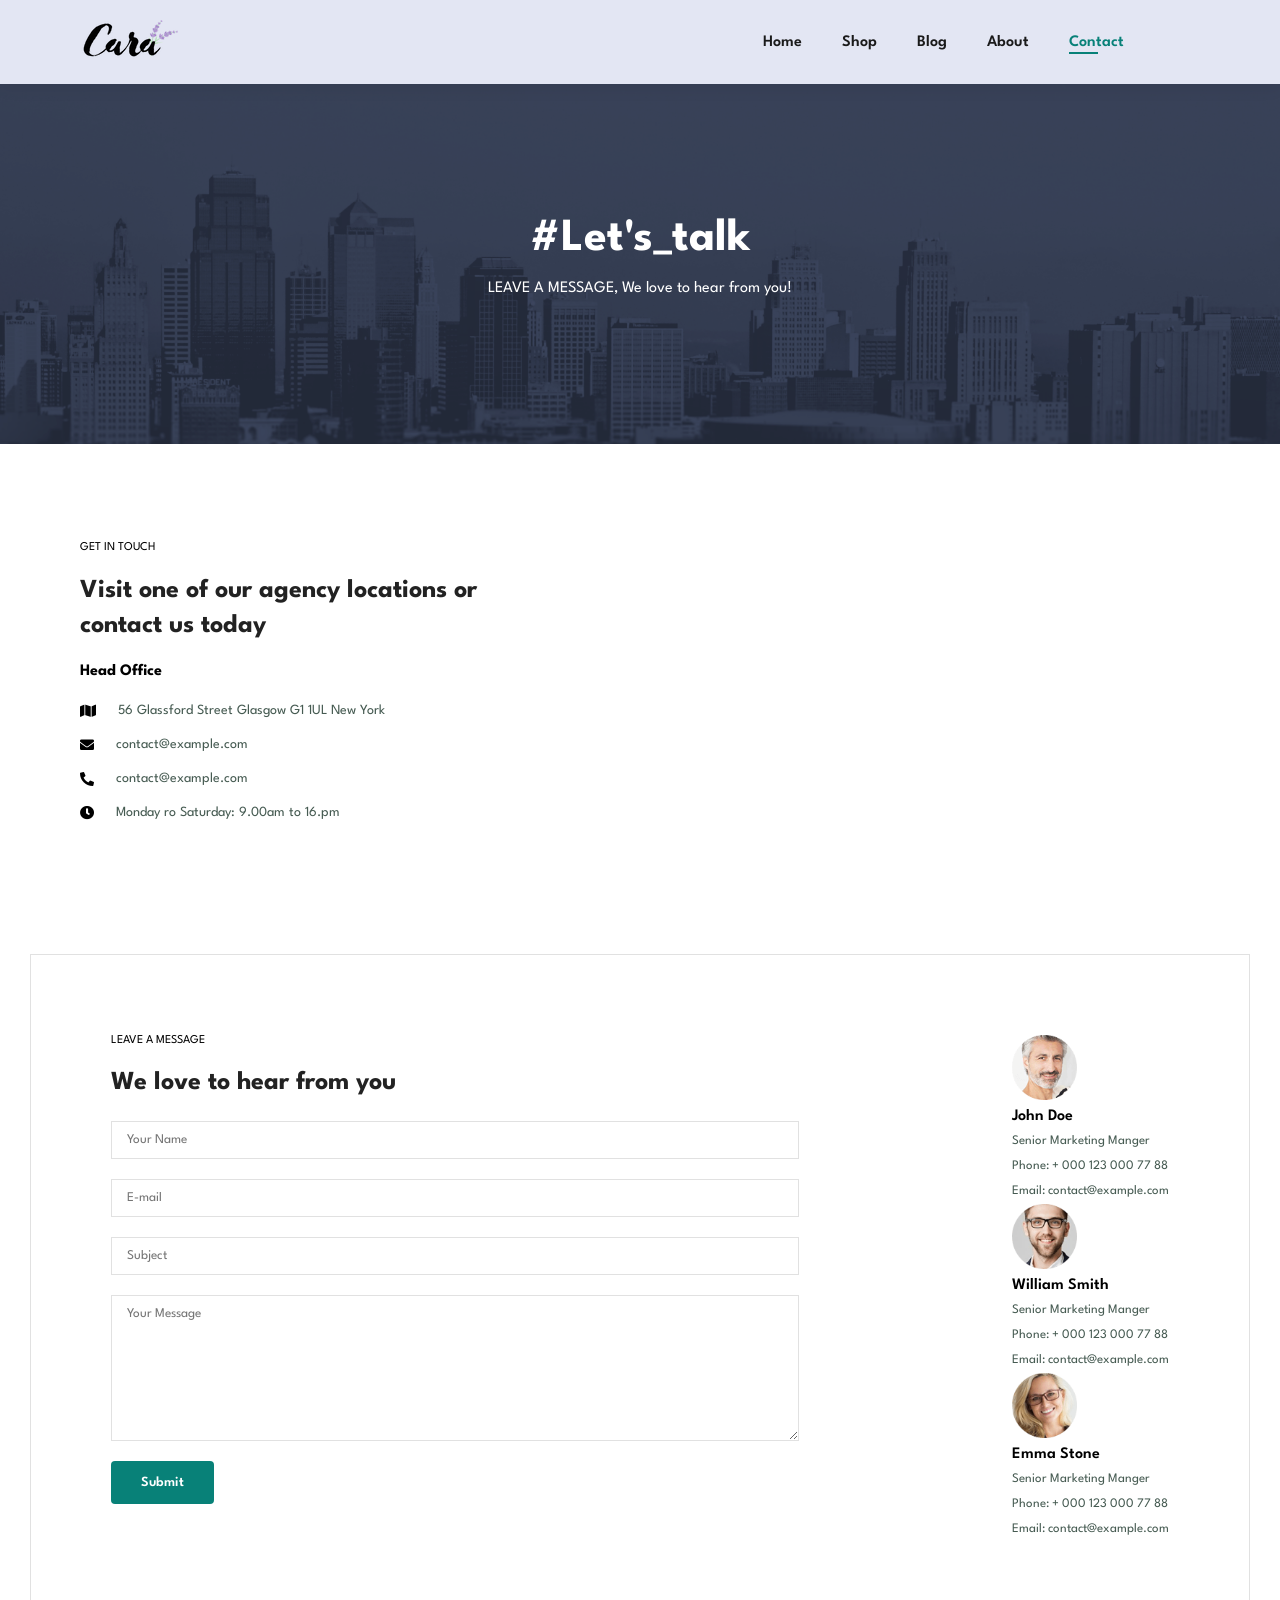
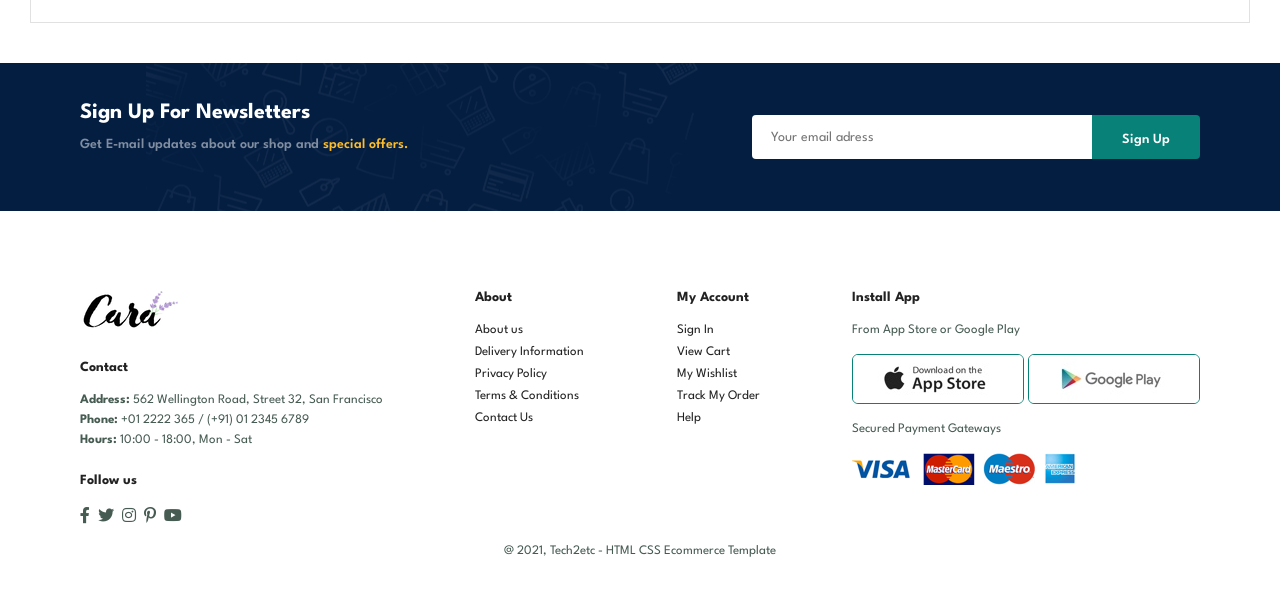
<file: contact.html>
<!DOCTYPE html>
<html lang="en">
<head>
        <meta charset="UTF-8">
        <meta http-equiv="X-UA-Compatible" content="IE=edge">
        <meta name="viewport" content="width=device-width, initial-scale=1.0">
        <title>Ecommerce Website</title>
        <link rel="stylesheet" href="https://pro.fontawesome.com/releases/v5.10.0/css/all.css" />
        <link rel="stylesheet" href="style.css">
    </head>
    <body>

    <section id="header">
        <a href="#"><img src="img/logo.png" class="logo" alt=""></a>

        <div>
            <ul id="navbar">
                <li><a  href="index.html">Home</a></li>
                <li><a href="shop.html">Shop</a></li>
                <li><a href="blog.html">Blog</a></li>
                <li><a href="about.html">About</a></li>
                <li><a class="active" href="contact.html">Contact</a></li>
                <li id="lg-bag"><a href="cart.html"><i class="far fa-shopping-bag"></i></a></li>
                <a href="#" id="close"><i class="fas fa-times"></i></a>
            </ul>
        </div>
        <div id="mobile">
            <a href="cart.html"><i class="far fa-shopping-bag"></i></a>
            <i id="bar" class="fas fa-outdent"></i>
        </div>
    </section>

    <section id="page-header" class="about-header">
        <h2>#Let's_talk</h2>
        <p>LEAVE A MESSAGE, We love to hear from you!</p>
    </section>

    <section id="contact-details" class="section-p1">
        <div class="details">
            <span>GET IN TOUCH</span>
            <h2>Visit one of our agency locations or contact us today</h2>
            <h3>Head Office</h3>
            <div>
                <li>
                    <i class="fa fa-map"></i>
                    <p>56 Glassford Street Glasgow G1 1UL New York</p>
                </li>
                <li>
                    <i class="fa fa-envelope"></i>
                    <p>contact@example.com</p>
                </li>
                <li>
                    <i class="fa fa-phone-alt"></i>
                    <p>contact@example.com</p>
                </li>
                <li>
                    <i class="fa fa-clock"></i>
                    <p>Monday ro Saturday: 9.00am to 16.pm</p>
                </li>
            </div>
        </div>
        <div class="map">
            <!-- later added map -->
           <iframe src="https://www.google.com/maps/embed?pb=!1m18!1m12!1m3!1d2469.687216448231!2d-1.2570928239654704!3d51.75704287187117!2m3!1f0!2f0!3f0!3m2!1i1024!2i768!4f13.1!3m3!1m2!1s0x4876c6a9ef8c485b%3A0xd2ff1883a001afed!2sUniversity%20of%20Oxford!5e0!3m2!1sen!2s!4v1777015452584!5m2!1sen!2s" width="600" height="450" style="border:0;" allowfullscreen="" loading="lazy" referrerpolicy="no-referrer-when-downgrade"></iframe>
        </div>
    </section>

    <section id="form-details">
        <form action="">
            <span>LEAVE A MESSAGE</span>
            <h2>We love to hear from you</h2>
            <input type="text" placeholder="Your Name">
            <input type="text" placeholder="E-mail">
            <input type="text" placeholder="Subject">
            <textarea name="" id="" cols="30" rows="10" placeholder="Your Message"></textarea>
            <button class="normal">Submit</button>
        </form>

        <div class="people">
            <div>
                <img src="img/people/1.png" alt="">
                <p><span>John Doe</span>Senior Marketing Manger <br> Phone: + 000 123 000 77 88 <br> Email: contact@example.com</p>
            </div>
            <div>
                <img src="img/people/2.png" alt="">
                <p><span>William Smith</span>Senior Marketing Manger <br> Phone: + 000 123 000 77 88 <br> Email: contact@example.com</p>
            </div>
            <div>
                <img src="img/people/3.png" alt="">
                <p><span>Emma Stone</span>Senior Marketing Manger <br> Phone: + 000 123 000 77 88 <br> Email: contact@example.com</p>
            </div>
        </div>
    </section>

    <section id="newsletter" class="section-p1 section-m1">
        <div class="newstext">
            <h4>Sign Up For Newsletters</h4>
            <p>Get E-mail updates about our shop and <span>special offers.</span></p>
        </div>
        <div class="form">
            <input type="text" placeholder="Your email adress">
            <button class="normal">Sign Up</button>
        </div>
    </section>


    <footer class="section-p1">
            <div class="col">
                <img class="logo" src="img/logo.png" alt="">
                <h4>Contact</h4>
                <p><strong>Address: </strong> 562 Wellington Road, Street 32, San Francisco</p>
                <p><strong>Phone: </strong> +01 2222 365 / (+91) 01 2345 6789</p>
                <p><strong>Hours: </strong> 10:00 - 18:00, Mon - Sat</p>
                <div class="follow">
                    <h4>Follow us</h4>
                    <div class="icon">
                        <i class="fab fa-facebook-f"></i>
                        <i class="fab fa-twitter"></i>
                        <i class="fab fa-instagram"></i>
                        <i class="fab fa-pinterest-p"></i>
                        <i class="fab fa-youtube"></i>
                    </div>
                </div>
            </div>

            <div class="col">
                <h4>About</h4>
                <a href="#">About us</a>
                <a href="#">Delivery Information</a>
                <a href="#">Privacy Policy</a>
                <a href="#">Terms & Conditions</a>
                <a href="#">Contact Us</a>
            </div>

            <div class="col">
                <h4>My Account</h4>
                <a href="#">Sign In</a>
                <a href="#">View Cart</a>
                <a href="#">My Wishlist</a>
                <a href="#">Track My Order</a>
                <a href="#">Help</a>
            </div>

            <div class="col install">
                <h4>Install App</h4>
                <p>From App Store or Google Play</p>
                <div class="row">
                    <img src="img/pay/app.jpg" alt="">
                    <img src="img/pay/play.jpg" alt="">
                </div>
                <p>Secured Payment Gateways</p>
                <img src="img/pay/pay.png" alt="">
            </div>

            <div class="copyright">
                <p>@ 2021, Tech2etc - HTML CSS Ecommerce Template</p>
            </div>

    </footer>

        <script src="script.js"></script>
    </body>
</html>
</file>
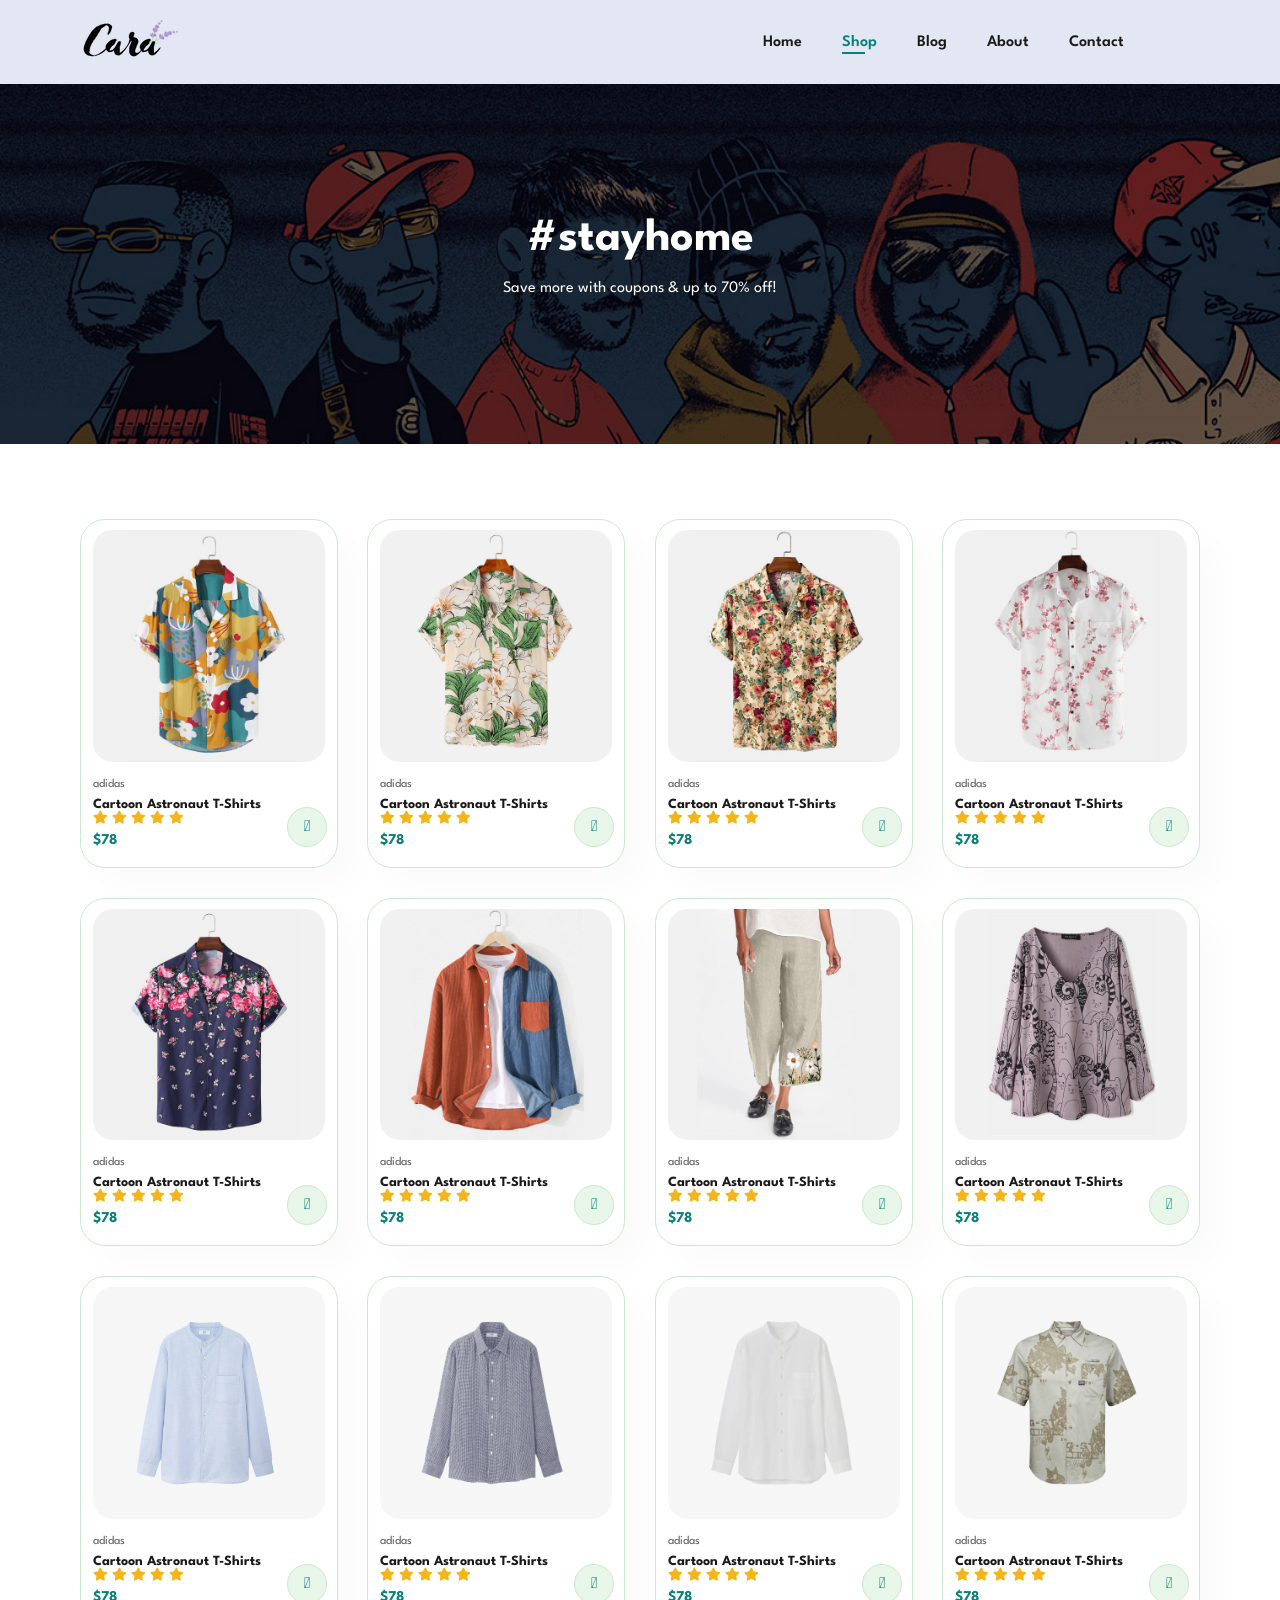
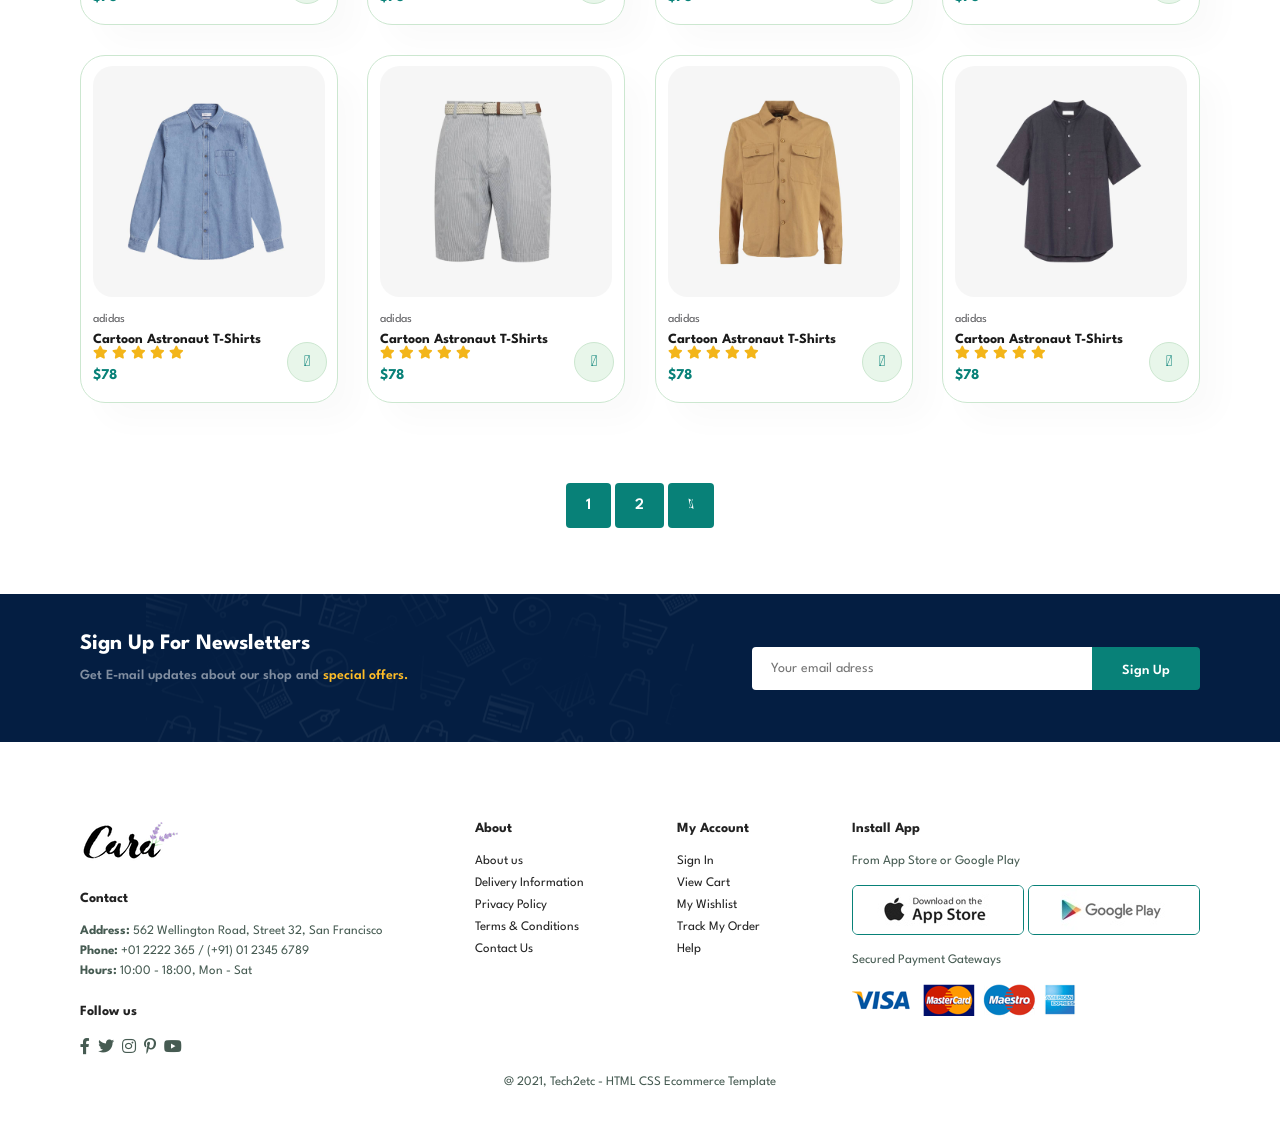
<file: shop.html>
<!DOCTYPE html>
<html lang="en">

    <head>
        <meta charset="UTF-8">
        <meta http-equiv="X-UA-Compatible" content="IE=edge">
        <meta name="viewport" content="width=device-width, initial-scale=1.0">
        <title>Ecommerce Website</title>
        <link rel="stylesheet" href="https://pro.fontawesome.com/releases/v5.10.0/css/all.css" />
        <link rel="stylesheet" href="style.css">
    </head>
    <body>

    <section id="header">
        <a href="#"><img src="img/logo.png" class="logo" alt=""></a>

        <div>
            <ul id="navbar">
                <li><a  href="index.html">Home</a></li>
                <li><a class="active"  href="shop.html">Shop</a></li>
                <li><a href="blog.html">Blog</a></li>
                <li><a href="about.html">About</a></li>
                <li><a href="contact.html">Contact</a></li>
                <li id="lg-bag"><a href="cart.html"><i class="far fa-shopping-bag"></i></a></li>
                <a href="#" id="close"><i class="fas fa-times"></i></a>
            </ul>
        </div>
        <div id="mobile">
            <a href="cart.html"><i class="far fa-shopping-bag"></i></a>
            <i id="bar" class="fas fa-outdent"></i>
        </div>
    </section>

    <section id="page-header">
        <h2>#stayhome</h2>
        <p>Save more with coupons & up to 70% off!</p>
    </section>

    

    <section id="product1" class="section-p1">
        <div class="pro-container">
            <div class="pro" onclick="window.location.href='single-product.html'">
                <img src="img/products/f1.jpg" alt="">
                <div class="des">
                    <span>adidas</span>
                    <h5>Cartoon Astronaut T-Shirts</h5>
                    <div class="star">
                        <i class="fas fa-star"></i>
                        <i class="fas fa-star"></i>
                        <i class="fas fa-star"></i>
                        <i class="fas fa-star"></i>
                        <i class="fas fa-star"></i>
                    </div>
                    <h4>$78</h4>
                </div>
                <a href="#"><i class="fal fa-shopping-cart cart"></i></a>
            </div>

            <div class="pro">
                <img src="img/products/f2.jpg" alt="">
                <div class="des">
                    <span>adidas</span>
                    <h5>Cartoon Astronaut T-Shirts</h5>
                    <div class="star">
                        <i class="fas fa-star"></i>
                        <i class="fas fa-star"></i>
                        <i class="fas fa-star"></i>
                        <i class="fas fa-star"></i>
                        <i class="fas fa-star"></i>
                    </div>
                    <h4>$78</h4>
                </div>
                <a href="#"><i class="fal fa-shopping-cart cart"></i></a>
            </div>


            <div class="pro">
                <img src="img/products/f3.jpg" alt="">
                <div class="des">
                    <span>adidas</span>
                    <h5>Cartoon Astronaut T-Shirts</h5>
                    <div class="star">
                        <i class="fas fa-star"></i>
                        <i class="fas fa-star"></i>
                        <i class="fas fa-star"></i>
                        <i class="fas fa-star"></i>
                        <i class="fas fa-star"></i>
                    </div>
                    <h4>$78</h4>
                </div>
                <a href="#"><i class="fal fa-shopping-cart cart"></i></a>
            </div>


            <div class="pro">
                <img src="img/products/f4.jpg" alt="">
                <div class="des">
                    <span>adidas</span>
                    <h5>Cartoon Astronaut T-Shirts</h5>
                    <div class="star">
                        <i class="fas fa-star"></i>
                        <i class="fas fa-star"></i>
                        <i class="fas fa-star"></i>
                        <i class="fas fa-star"></i>
                        <i class="fas fa-star"></i>
                    </div>
                    <h4>$78</h4>
                </div>
                <a href="#"><i class="fal fa-shopping-cart cart"></i></a>
            </div>


            <div class="pro">
                <img src="img/products/f5.jpg" alt="">
                <div class="des">
                    <span>adidas</span>
                    <h5>Cartoon Astronaut T-Shirts</h5>
                    <div class="star">
                        <i class="fas fa-star"></i>
                        <i class="fas fa-star"></i>
                        <i class="fas fa-star"></i>
                        <i class="fas fa-star"></i>
                        <i class="fas fa-star"></i>
                    </div>
                    <h4>$78</h4>
                </div>
                <a href="#"><i class="fal fa-shopping-cart cart"></i></a>
            </div>


            <div class="pro">
                <img src="img/products/f6.jpg" alt="">
                <div class="des">
                    <span>adidas</span>
                    <h5>Cartoon Astronaut T-Shirts</h5>
                    <div class="star">
                        <i class="fas fa-star"></i>
                        <i class="fas fa-star"></i>
                        <i class="fas fa-star"></i>
                        <i class="fas fa-star"></i>
                        <i class="fas fa-star"></i>
                    </div>
                    <h4>$78</h4>
                </div>
                <a href="#"><i class="fal fa-shopping-cart cart"></i></a>
            </div>


            <div class="pro">
                <img src="img/products/f7.jpg" alt="">
                <div class="des">
                    <span>adidas</span>
                    <h5>Cartoon Astronaut T-Shirts</h5>
                    <div class="star">
                        <i class="fas fa-star"></i>
                        <i class="fas fa-star"></i>
                        <i class="fas fa-star"></i>
                        <i class="fas fa-star"></i>
                        <i class="fas fa-star"></i>
                    </div>
                    <h4>$78</h4>
                </div>
                <a href="#"><i class="fal fa-shopping-cart cart"></i></a>
            </div>


            <div class="pro">
                <img src="img/products/f8.jpg" alt="">
                <div class="des">
                    <span>adidas</span>
                    <h5>Cartoon Astronaut T-Shirts</h5>
                    <div class="star">
                        <i class="fas fa-star"></i>
                        <i class="fas fa-star"></i>
                        <i class="fas fa-star"></i>
                        <i class="fas fa-star"></i>
                        <i class="fas fa-star"></i>
                    </div>
                    <h4>$78</h4>
                </div>
                <a href="#"><i class="fal fa-shopping-cart cart"></i></a>
            </div> 

            <div class="pro">
                <img src="img/products/n1.jpg" alt="">
                <div class="des">
                    <span>adidas</span>
                    <h5>Cartoon Astronaut T-Shirts</h5>
                    <div class="star">
                        <i class="fas fa-star"></i>
                        <i class="fas fa-star"></i>
                        <i class="fas fa-star"></i>
                        <i class="fas fa-star"></i>
                        <i class="fas fa-star"></i>
                    </div>
                    <h4>$78</h4>
                </div>
                <a href="#"><i class="fal fa-shopping-cart cart"></i></a>
            </div>

            <div class="pro">
                <img src="img/products/n2.jpg" alt="">
                <div class="des">
                    <span>adidas</span>
                    <h5>Cartoon Astronaut T-Shirts</h5>
                    <div class="star">
                        <i class="fas fa-star"></i>
                        <i class="fas fa-star"></i>
                        <i class="fas fa-star"></i>
                        <i class="fas fa-star"></i>
                        <i class="fas fa-star"></i>
                    </div>
                    <h4>$78</h4>
                </div>
                <a href="#"><i class="fal fa-shopping-cart cart"></i></a>
            </div>


            <div class="pro">
                <img src="img/products/n3.jpg" alt="">
                <div class="des">
                    <span>adidas</span>
                    <h5>Cartoon Astronaut T-Shirts</h5>
                    <div class="star">
                        <i class="fas fa-star"></i>
                        <i class="fas fa-star"></i>
                        <i class="fas fa-star"></i>
                        <i class="fas fa-star"></i>
                        <i class="fas fa-star"></i>
                    </div>
                    <h4>$78</h4>
                </div>
                <a href="#"><i class="fal fa-shopping-cart cart"></i></a>
            </div>


            <div class="pro">
                <img src="img/products/n4.jpg" alt="">
                <div class="des">
                    <span>adidas</span>
                    <h5>Cartoon Astronaut T-Shirts</h5>
                    <div class="star">
                        <i class="fas fa-star"></i>
                        <i class="fas fa-star"></i>
                        <i class="fas fa-star"></i>
                        <i class="fas fa-star"></i>
                        <i class="fas fa-star"></i>
                    </div>
                    <h4>$78</h4>
                </div>
                <a href="#"><i class="fal fa-shopping-cart cart"></i></a>
            </div>


            <div class="pro">
                <img src="img/products/n5.jpg" alt="">
                <div class="des">
                    <span>adidas</span>
                    <h5>Cartoon Astronaut T-Shirts</h5>
                    <div class="star">
                        <i class="fas fa-star"></i>
                        <i class="fas fa-star"></i>
                        <i class="fas fa-star"></i>
                        <i class="fas fa-star"></i>
                        <i class="fas fa-star"></i>
                    </div>
                    <h4>$78</h4>
                </div>
                <a href="#"><i class="fal fa-shopping-cart cart"></i></a>
            </div>


            <div class="pro">
                <img src="img/products/n6.jpg" alt="">
                <div class="des">
                    <span>adidas</span>
                    <h5>Cartoon Astronaut T-Shirts</h5>
                    <div class="star">
                        <i class="fas fa-star"></i>
                        <i class="fas fa-star"></i>
                        <i class="fas fa-star"></i>
                        <i class="fas fa-star"></i>
                        <i class="fas fa-star"></i>
                    </div>
                    <h4>$78</h4>
                </div>
                <a href="#"><i class="fal fa-shopping-cart cart"></i></a>
            </div>


            <div class="pro">
                <img src="img/products/n7.jpg" alt="">
                <div class="des">
                    <span>adidas</span>
                    <h5>Cartoon Astronaut T-Shirts</h5>
                    <div class="star">
                        <i class="fas fa-star"></i>
                        <i class="fas fa-star"></i>
                        <i class="fas fa-star"></i>
                        <i class="fas fa-star"></i>
                        <i class="fas fa-star"></i>
                    </div>
                    <h4>$78</h4>
                </div>
                <a href="#"><i class="fal fa-shopping-cart cart"></i></a>
            </div>


            <div class="pro">
                <img src="img/products/n8.jpg" alt="">
                <div class="des">
                    <span>adidas</span>
                    <h5>Cartoon Astronaut T-Shirts</h5>
                    <div class="star">
                        <i class="fas fa-star"></i>
                        <i class="fas fa-star"></i>
                        <i class="fas fa-star"></i>
                        <i class="fas fa-star"></i>
                        <i class="fas fa-star"></i>
                    </div>
                    <h4>$78</h4>
                </div>
                <a href="#"><i class="fal fa-shopping-cart cart"></i></a>
            </div>


            
        </div>
    </section>



    <section id="pagination" class="section-p1">
        <a href="#">1</a>
        <a href="#">2</a>
        <a href="#"><i class="fal fa-long-arrow-alt-right"></i></a>
    </section>
   


    <section id="newsletter" class="section-p1 section-m1">
        <div class="newstext">
            <h4>Sign Up For Newsletters</h4>
            <p>Get E-mail updates about our shop and <span>special offers.</span></p>
        </div>
        <div class="form">
            <input type="text" placeholder="Your email adress">
            <button class="normal">Sign Up</button>
        </div>
    </section>


    <footer class="section-p1">
            <div class="col">
                <img class="logo" src="img/logo.png" alt="">
                <h4>Contact</h4>
                <p><strong>Address: </strong> 562 Wellington Road, Street 32, San Francisco</p>
                <p><strong>Phone: </strong> +01 2222 365 / (+91) 01 2345 6789</p>
                <p><strong>Hours: </strong> 10:00 - 18:00, Mon - Sat</p>
                <div class="follow">
                    <h4>Follow us</h4>
                    <div class="icon">
                        <i class="fab fa-facebook-f"></i>
                        <i class="fab fa-twitter"></i>
                        <i class="fab fa-instagram"></i>
                        <i class="fab fa-pinterest-p"></i>
                        <i class="fab fa-youtube"></i>
                    </div>
                </div>
            </div>

            <div class="col">
                <h4>About</h4>
                <a href="#">About us</a>
                <a href="#">Delivery Information</a>
                <a href="#">Privacy Policy</a>
                <a href="#">Terms & Conditions</a>
                <a href="#">Contact Us</a>
            </div>

            <div class="col">
                <h4>My Account</h4>
                <a href="#">Sign In</a>
                <a href="#">View Cart</a>
                <a href="#">My Wishlist</a>
                <a href="#">Track My Order</a>
                <a href="#">Help</a>
            </div>

            <div class="col install">
                <h4>Install App</h4>
                <p>From App Store or Google Play</p>
                <div class="row">
                    <img src="img/pay/app.jpg" alt="">
                    <img src="img/pay/play.jpg" alt="">
                </div>
                <p>Secured Payment Gateways</p>
                <img src="img/pay/pay.png" alt="">
            </div>

            <div class="copyright">
                <p>@ 2021, Tech2etc - HTML CSS Ecommerce Template</p>
            </div>

    </footer>

        <script src="script.js"></script>
    </body>

</html>
</file>
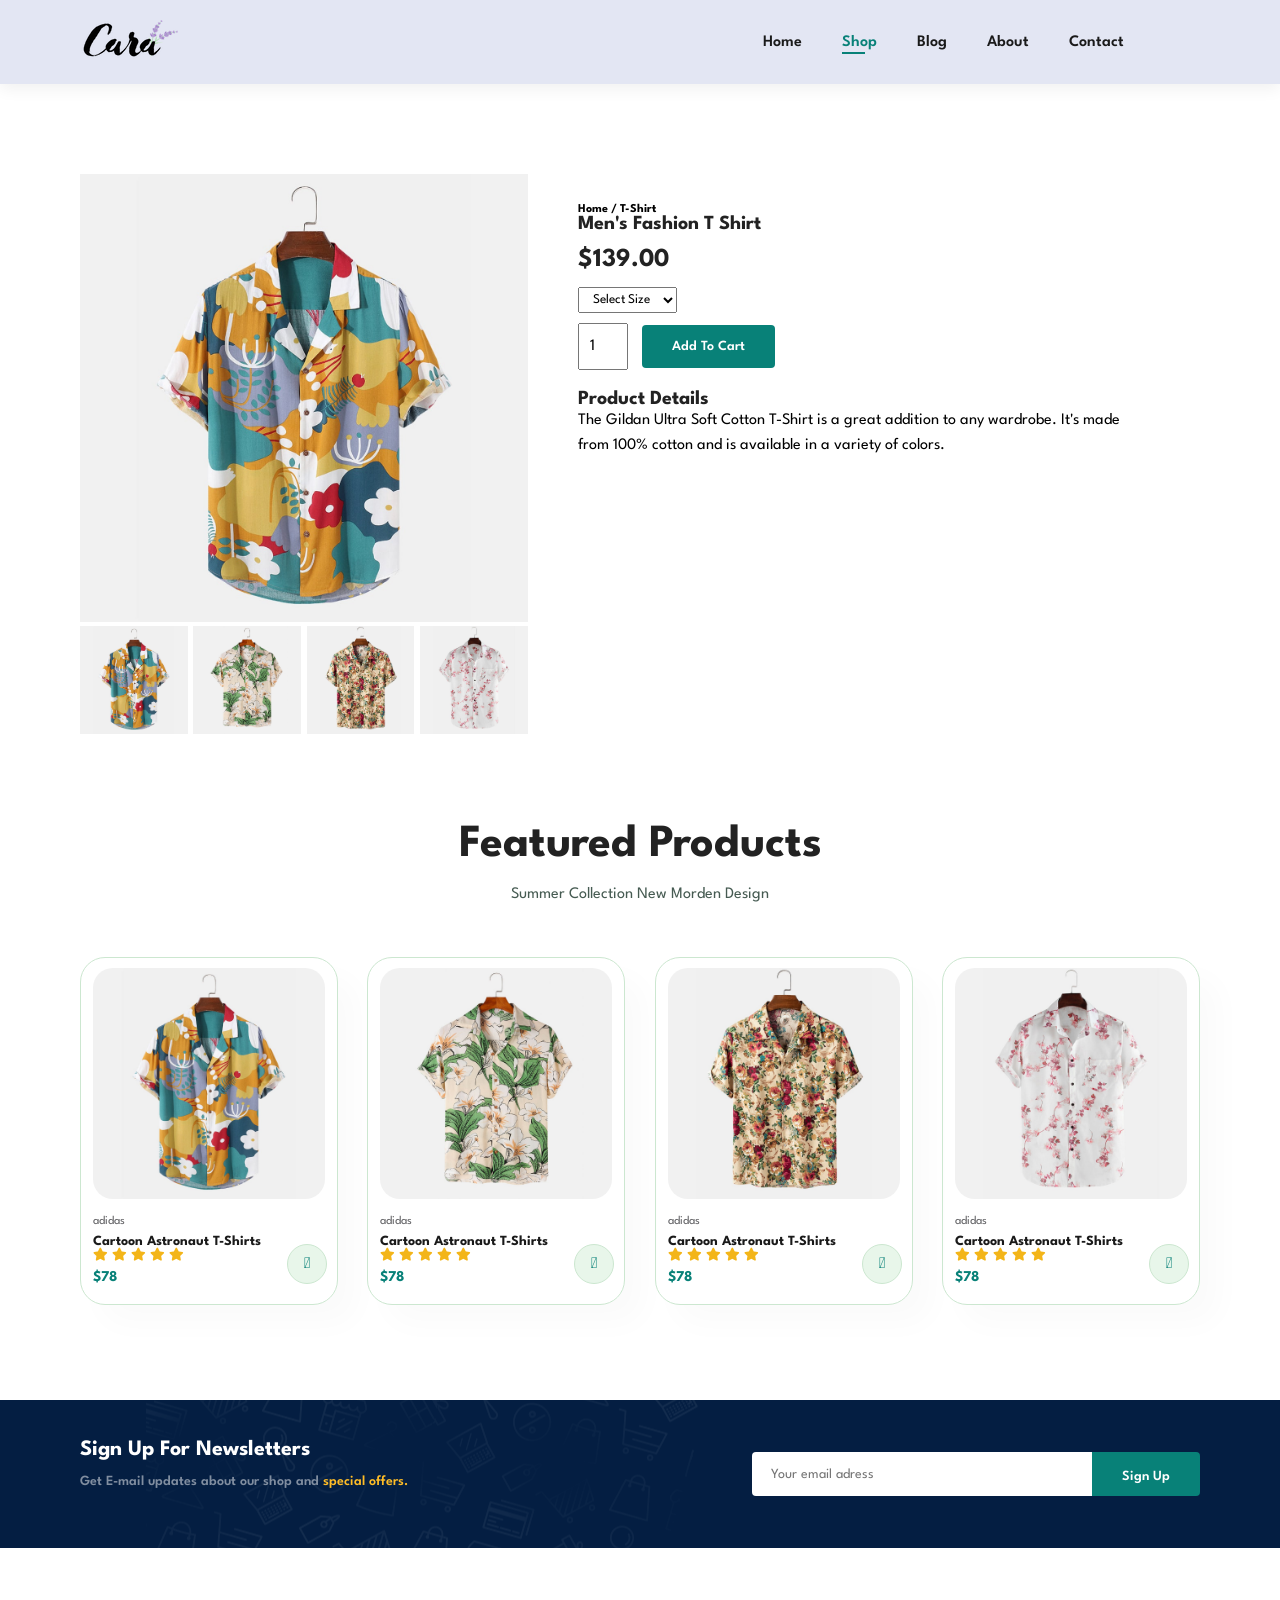
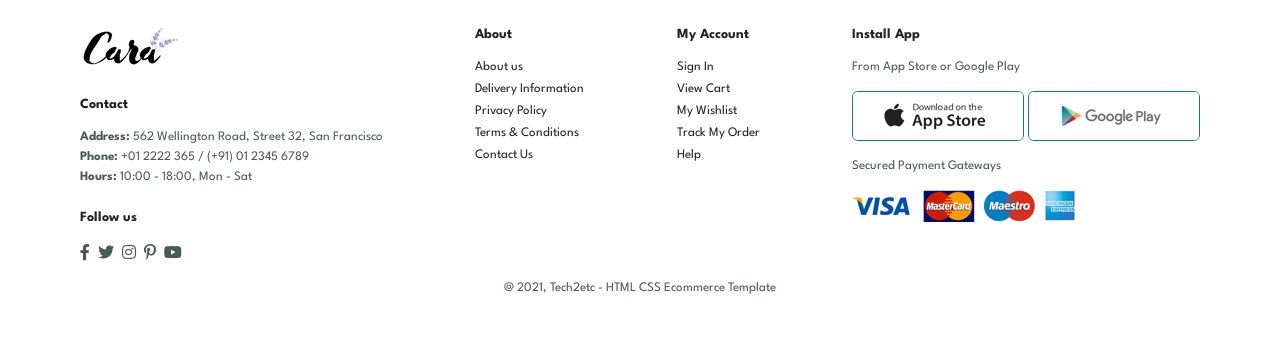
<file: single-product.html>
<!DOCTYPE html>
<html lang="en">

    <head>
        <meta charset="UTF-8">
        <meta http-equiv="X-UA-Compatible" content="IE=edge">
        <meta name="viewport" content="width=device-width, initial-scale=1.0">
        <title>Ecommerce Website</title>
        <link rel="stylesheet" href="https://pro.fontawesome.com/releases/v5.10.0/css/all.css" />
        <link rel="stylesheet" href="style.css">
    </head>
    <body>

    <section id="header">
        <a href="#"><img src="img/logo.png" class="logo" alt=""></a>

        <div>
            <ul id="navbar">
                <li><a  href="index.html">Home</a></li>
                <li><a class="active"  href="shop.html">Shop</a></li>
                <li><a href="blog.html">Blog</a></li>
                <li><a href="about.html">About</a></li>
                <li><a href="contact.html">Contact</a></li>
                <li id="lg-bag"><a href="cart.html"><i class="far fa-shopping-bag"></i></a></li>
                <a href="#" id="close"><i class="fas fa-times"></i></a>
            </ul>
        </div>
        <div id="mobile">
            <a href="cart.html"><i class="far fa-shopping-bag"></i></a>
            <i id="bar" class="fas fa-outdent"></i>
        </div>
    </section>

    <section id="pro-details" class="section-p1">
        <div class="single-pro-image">
            <img src="img/products/f1.jpg" width="100%" id="MainImage" alt="">

            <div class="small-images-group">
                <div class="small-img-col">
                    <img src="img/products/f1.jpg" width="100%" class="small-img" alt="">
                </div>
                 <div class="small-img-col">
                    <img src="img/products/f2.jpg" width="100%" class="small-img" alt="">
                </div>
                 <div class="small-img-col">
                    <img src="img/products/f3.jpg" width="100%" class="small-img" alt="">
                </div>
                 <div class="small-img-col">
                    <img src="img/products/f4.jpg" width="100%" class="small-img" alt="">
                </div>
            </div>
        </div>

        <div class="single-pro-details">
            <h6>Home / T-Shirt</h6>
            <h4>Men's Fashion T Shirt</h4>
            <h2>$139.00</h2>
            <select>
                <option>Select Size</option>
                <option>XL</option>
                <option>XXL</option>
                <option>Small</option>
                <option>Large</option>
            </select>
            <input type="number" value="1">
            <button class="normal">Add To Cart</button>
            <h4>Product Details</h4>
            <span>The Gildan Ultra Soft Cotton T-Shirt is a great addition to any wardrobe.
                 It's made from 100% cotton and is available in a variety of colors.</span>
        </div>
    </section>

     <section id="product1" class="section-p1">
        <h2>Featured Products</h2>
        <p>Summer Collection New Morden Design</p>
        <div class="pro-container">
            <div class="pro">
                <img src="img/products/f1.jpg" alt="">
                <div class="des">
                    <span>adidas</span>
                    <h5>Cartoon Astronaut T-Shirts</h5>
                    <div class="star">
                        <i class="fas fa-star"></i>
                        <i class="fas fa-star"></i>
                        <i class="fas fa-star"></i>
                        <i class="fas fa-star"></i>
                        <i class="fas fa-star"></i>
                    </div>
                    <h4>$78</h4>
                </div>
                <a href="#"><i class="fal fa-shopping-cart cart"></i></a>
            </div>

            <div class="pro">
                <img src="img/products/f2.jpg" alt="">
                <div class="des">
                    <span>adidas</span>
                    <h5>Cartoon Astronaut T-Shirts</h5>
                    <div class="star">
                        <i class="fas fa-star"></i>
                        <i class="fas fa-star"></i>
                        <i class="fas fa-star"></i>
                        <i class="fas fa-star"></i>
                        <i class="fas fa-star"></i>
                    </div>
                    <h4>$78</h4>
                </div>
                <a href="#"><i class="fal fa-shopping-cart cart"></i></a>
            </div>


            <div class="pro">
                <img src="img/products/f3.jpg" alt="">
                <div class="des">
                    <span>adidas</span>
                    <h5>Cartoon Astronaut T-Shirts</h5>
                    <div class="star">
                        <i class="fas fa-star"></i>
                        <i class="fas fa-star"></i>
                        <i class="fas fa-star"></i>
                        <i class="fas fa-star"></i>
                        <i class="fas fa-star"></i>
                    </div>
                    <h4>$78</h4>
                </div>
                <a href="#"><i class="fal fa-shopping-cart cart"></i></a>
            </div>


            <div class="pro">
                <img src="img/products/f4.jpg" alt="">
                <div class="des">
                    <span>adidas</span>
                    <h5>Cartoon Astronaut T-Shirts</h5>
                    <div class="star">
                        <i class="fas fa-star"></i>
                        <i class="fas fa-star"></i>
                        <i class="fas fa-star"></i>
                        <i class="fas fa-star"></i>
                        <i class="fas fa-star"></i>
                    </div>
                    <h4>$78</h4>
                </div>
                <a href="#"><i class="fal fa-shopping-cart cart"></i></a>
            </div>
            
        </div>
    </section>

    <section id="newsletter" class="section-p1 section-m1">
        <div class="newstext">
            <h4>Sign Up For Newsletters</h4>
            <p>Get E-mail updates about our shop and <span>special offers.</span></p>
        </div>
        <div class="form">
            <input type="text" placeholder="Your email adress">
            <button class="normal">Sign Up</button>
        </div>
    </section>


    <footer class="section-p1">
            <div class="col">
                <img class="logo" src="img/logo.png" alt="">
                <h4>Contact</h4>
                <p><strong>Address: </strong> 562 Wellington Road, Street 32, San Francisco</p>
                <p><strong>Phone: </strong> +01 2222 365 / (+91) 01 2345 6789</p>
                <p><strong>Hours: </strong> 10:00 - 18:00, Mon - Sat</p>
                <div class="follow">
                    <h4>Follow us</h4>
                    <div class="icon">
                        <i class="fab fa-facebook-f"></i>
                        <i class="fab fa-twitter"></i>
                        <i class="fab fa-instagram"></i>
                        <i class="fab fa-pinterest-p"></i>
                        <i class="fab fa-youtube"></i>
                    </div>
                </div>
            </div>

            <div class="col">
                <h4>About</h4>
                <a href="#">About us</a>
                <a href="#">Delivery Information</a>
                <a href="#">Privacy Policy</a>
                <a href="#">Terms & Conditions</a>
                <a href="#">Contact Us</a>
            </div>

            <div class="col">
                <h4>My Account</h4>
                <a href="#">Sign In</a>
                <a href="#">View Cart</a>
                <a href="#">My Wishlist</a>
                <a href="#">Track My Order</a>
                <a href="#">Help</a>
            </div>

            <div class="col install">
                <h4>Install App</h4>
                <p>From App Store or Google Play</p>
                <div class="row">
                    <img src="img/pay/app.jpg" alt="">
                    <img src="img/pay/play.jpg" alt="">
                </div>
                <p>Secured Payment Gateways</p>
                <img src="img/pay/pay.png" alt="">
            </div>

            <div class="copyright">
                <p>@ 2021, Tech2etc - HTML CSS Ecommerce Template</p>
            </div>

    </footer>


    <script>
        var MainImage = document.getElementById("MainImage");
        var smallimg = document.getElementsByClassName("small-img")

        smallimg[0].onclick = function(){
            MainImage.src = smallimg[0].src;
        }
        smallimg[1].onclick = function(){
            MainImage.src = smallimg[1].src;
        }
        smallimg[2].onclick = function(){
            MainImage.src = smallimg[2].src;
        }
        smallimg[3].onclick = function(){
            MainImage.src = smallimg[3].src;
        }
    </script>


        <script src="script.js"></script>
    </body>

</html>
</file>
<file: style.css>
@import url("https://fonts.googleapis.com/css2?family=Spartan:wght@100;200;300;400;500;600;700;800;900&display=swap");
* {
  margin: 0;
  padding: 0;
  box-sizing: border-box;
  font-family: "Spartan", sans-serif;
}

html {
  scroll-behavior: smooth;
}

/* Global Styles */

h1 {
  font-size: 50px;
  line-height: 64px;
  color: #222;
}

h2 {
  font-size: 46px;
  line-height: 54px;
  color: #222;
}

h4 {
  font-size: 20px;
  color: #222;
}

h6 {
  font-weight: 700;
  font-size: 12px;
}

p {
  font-size: 16px;
  color: #465b52;
  margin: 15px 0 20px 0;
}

.section-p1 {
  padding: 40px 80px;
}

.section-m1 {
  margin: 40px 0;
}


button.normal{
  font-size: 14px;
  font-weight: 600;
  padding: 15px 30px;
  color: #000;
  background-color: #fff;
  border-radius: 4px;
  cursor: pointer;
  border: none;
  outline: none;
  transition: 0.2s;
}

button.white{
  font-size: 13px;
  font-weight: 600;
  padding: 11px 18px;
  color: #fff;
  background-color: transparent;
  /* border-radius: 4px; */
  cursor: pointer;
  border: 1px solid #fff;
  outline: none;
  transition: 0.2s;
}



body {
  width: 100%;
}


/* Header Styles */
#header{
  display: flex;
  align-items: center;
  justify-content: space-between;
  padding: 20px 80px;
  background: #E3E6F3;
  box-shadow: 0 5px 15px rgba(0, 0, 0, 0.06);
  z-index: 999;
  position: sticky;
  top: 0;
  left: 0;
}

#navbar{
  display: flex;
  align-items: center;
  justify-content: center;
}

#navbar li{
 list-style: none;
 padding: 0 20px;
 position: relative;
}

#navbar li a{
  text-decoration: none;
  color: #1a1a1a;
  font-size: 16px;
  font-weight: 600;
  transition: 0.3s ease;
}

#navbar li a:hover,
#navbar li a.active {
  color: #088178;
}

#navbar li a.active::after,
#navbar li a:hover::after{
  content: "";
  width: 30%;
  height: 2px;
  background:#088178;
  position: absolute;
  bottom: -4px;
  left: 20px;
}


#mobile{
  display: none;
  align-items: center;
}

#close{
  display: none;
}

/* Hero Section */
#hero {
  background-image: url("img/hero4.png");
  height: 90vh;
  width: 100%;
  background-position: top 25% right 0;
  background-size: cover;
  padding: 0 80px;
  display: flex;
  align-items: flex-start;
  justify-content: center;
  flex-direction: column;
}

#here h4{
  padding-bottom: 15px;

}

#hero h1{
  color: #088178;
}

#hero button{
  background-image: url("img/button.png");
  background-color: transparent;
  color: #088178;
  border: 0;
  padding: 14px 80px 14px 65px;
  background-repeat: no-repeat;
  cursor: pointer;
  font-weight: 700;
  font-size: 15px;
}


/* Feature section */
#feature {
  display: flex;
  align-items: center;
  justify-content: space-between;
  flex-wrap: wrap;
}

#feature .fe-box{
  width: 180px;
  text-align: center;
  padding: 25px 15px;
  box-shadow: 20px 20px 34px rgba(0, 0, 0, 0.03);
  border: 1px solid #cce7d0;
  border-radius: 4px;
  margin: 15px 0;
}

#feature .fe-box:hover{
    box-shadow: 10px 10px 54px rgba(70, 62, 221, 0.1);
}

#feature .fe-box img{
  width: 100%;
  margin-bottom: 10px;
}

#feature .fe-box h6{
  padding: 9px 8px 6px 8px;
  line-height: 1;
  border-radius: 4px ;
  color: #088178;
  background-color: #fddde4;
  display: inline-block;
}


#feature .fe-box:nth-child(2) h6 {
  background-color: #cdebbc;
}

#feature .fe-box:nth-child(3) h6 {
  background-color: #d1e8f2;
}

#feature .fe-box:nth-child(4) h6 {
  background-color: #cdd4f8;
}

#feature .fe-box:nth-child(5) h6 {
  background-color: #f6dbf6;
}

#feature .fe-box:nth-child(6) h6 {
  background-color: #fff2e5;
}


#product1{
  text-align: center;
}

#product1 .pro-container{
  display: flex;
  justify-content: space-between;
  padding-top: 20px;
  flex-wrap: wrap;
  /* flex-direction: column; */
}

#product1 .pro{
  width: 23%;
  min-width: 250px;
  padding: 10px 12px;
  border: 1px solid #cce7d0;
  border-radius: 25px;
  cursor: pointer;
  box-shadow: 20px 20px 30px rgba(0, 0, 0, 0.02);
  margin: 15px 0;
  transition: 0.2s ease;
  position: relative;
}

#product1 .pro:hover{
   box-shadow: 20px 20px 30px rgba(0, 0, 0, 0.06);
}

#product1 .pro img{
  width: 100%;
  border-radius: 20px;
}

#product1 .pro .des{
  text-align: start;
  padding: 10px 0;

}

#product1 .pro .des span{
  color: #606063;
  font-size: 12px;
}

#product1 .pro .des h5 {
  padding-top: 7px;
  color: #1a1a1a;
  font-size: 14px;

}

#product1 .pro .des i{
  color: rgb(243, 181, 25);
  font-size: 13px;
}

#product1 .pro .des h4{
  padding-top: 7px;
  font-size: 15px;
  font-weight: 700;
  color: #088178;
}

#product1 .pro .cart{
  width: 40px;
  height: 40px;
  line-height: 40px;
  border-radius: 50px;
  background-color: #e8f6ea;
  font-weight: 500;
  color: #088178;
  border: 1px solid #cce7d0;
  position: absolute;
  bottom: 20px;
  right: 10px;
}



/* Banner Section */
#banner{
  display: flex;
  justify-content: center;
  flex-direction: column;
  align-items: center;
  text-align: center;
  background-image: url("img/banner/b2.jpg");
  width: 100%;
  height: 40vh;
  background-size: cover;
  background-position: center;
}

#banner h4{
  color: #fff;
  font-size: 16px;
}

#banner h2{
  color: #fff;
  font-size: 30px;
  padding: 10px 0;
}


#banner h2 span{
  color: #ef3636;
}

#banner button:hover{
  background: #088178;
  color: #fff;
}


/* Small Banner Section */
#sm-banner{
  display: flex;
  justify-content: space-between;
  flex-wrap: wrap;
    gap: 20px; /* adds spacing */

  
}
#sm-banner .banner-box{
   display: flex;
  justify-content: center;
  flex-direction: column;
  align-items: flex-start;
  padding: 30px;
  background-image: url("img/banner/b17.jpg");
  width: 48%;
  height: 50vh;
  background-size: cover;
  background-position: center;
}

#sm-banner h4{
  color: #fff;
  font-size: 20px;
  font-weight: 300;
}
#sm-banner h2{
  color: #fff;
  font-size: 28px;
  font-weight: 800;
}

#sm-banner span{
  color: #fff;
  font-size: 14px;
  font-weight: 500;
  padding-bottom: 15px;
}

#sm-banner .banner-box:hover button{
  background: #088178;
  /* color: #fff; */
  border: 1px solid #088178;
}

#sm-banner .banner-box2{
  background-image: url("img/banner/b10.jpg");
}


/* Banner Section */
#banner3 .banner-box {
  display: flex;
  justify-content: center;
  flex-direction: column;
  align-items: flex-start;
  padding: 20px;
  background-image: url("img/banner/b7.jpg");
  min-width: 30%;
  height: 30vh;
  background-size: cover;
  background-position: center;
  margin-bottom: 20px;
}


#banner3 .banner-box2 {
  background-image: url("img/banner/b4.jpg");
}

#banner3 .banner-box3 {
  background-image: url("img/banner/b18.jpg");
}

#banner3 h2{
  color: #fff;
  font-size: 22px;
  font-weight: 900;
}

#banner3 h3{
  color: #ec544e;
  font-size: 15px;
  font-weight: 800;
}

#banner3{
  display: flex;
  justify-content: space-between;
  flex-wrap: wrap;
  padding: 0 80px;
}


/* Newsletter Section */
#newsletter{
  display: flex;
  justify-content: space-between;
  align-items: center;
  flex-wrap: wrap;
  background-image: url("img/banner/b14.png");
  background-repeat: no-repeat;
  background-position: 20% 30%;
  background-color: #041e42;
}

#newsletter h4{
  color: #fff;
  font-size: 22px;
  font-weight: 700;

}

#newsletter p{
  color: #818ea0;
  font-size: 14px;
  font-weight: 600;
  
}
#newsletter p span{
  color: #ffbd27
}


#newsletter .form{
  display: flex;
   width: 40%;
}

#newsletter input{
  height: 3.125em;
  padding: 0 1.25em;
  font-size: 14px;
  width: 100%;
  border: 1px solid transparent;
  border-radius: 4px;
  outline: none;
  border-top-right-radius: 0;
  border-bottom-right-radius: 0;
}
#newsletter button{
  background-color: #088178;
  color: #fff;
  white-space: nowrap;
   border-top-left-radius: 0;
  border-bottom-left-radius: 0;
  padding-bottom: 10px;
}

/* Footer */
footer{
  display: flex;
  flex-wrap: wrap;
  justify-content: space-between;

}

footer .col {
  display: flex;
  flex-direction: column;
  align-items: flex-start;
  margin-bottom: 20px;
}

footer .logo {
  margin-bottom: 30px;

}

footer h4{
  font-size: 14px;
  padding-bottom: 20px;
}

footer p{
  font-size: 13px;
  margin: 0 0 8px 0;
}

footer a{
  font-size: 13px;
  text-decoration: none;
  color: #222;
  margin-bottom: 10px;

}

footer .follow{
  margin-top: 20px;
}

footer .follow i{
  color: #465b52;
  padding-right: 4px;
  cursor: pointer;
}

footer .install .row img{
  border: 1px solid #088178;
  border-radius: 6px;
}

footer .install img{
  margin: 10px 0 15px 0;
}

footer .follow i:hover,
footer a:hover
{
  color: #088178;
}

footer .copyright{
  text-align: center;
  width: 100%;
}




/* Shop Styles */
#page-header{
    background-image: url("img/banner/b1.jpg");
    height: 40vh;
    width: 100%;
    background-size: cover;
    display: flex;
    flex-direction: column;
    justify-content: center;
    align-items: center;
    padding: 14px;
}

#page-header h2,
#page-header p{
  color: #fff;

}

#pagination{
text-align: center;
}

#pagination a{
  text-decoration: none;
  background-color: #088178;
  padding: 15px 20px;
  border-radius: 4px;
  color: #fff;
  font-weight: 600;
}



#pagination a i{
font-size: 16px;
font-weight: 600;
}


/* Single Product Page */
#pro-details{
  display: flex;
  margin-top: 50px;
}

#pro-details .single-pro-image{
  width: 40%;
  margin-right: 50px;
}
.small-images-group{
  display: flex;
  justify-content: space-between;
}

.small-img-col {
  flex-basis: 24%;
  cursor: pointer;
}


#pro-details .single-pro-details{
  width: 50%;
  padding-top: 30px;
}


#pro-details .single-pro-details h4{
  padding: 40px 0 20 0;
}

#pro-details .single-pro-details h2{
  font-size: 26px;
}


#pro-details .single-pro-details select{
  display: block;
  padding: 5px 10px;
  margin-bottom: 10px;
}

#pro-details .single-pro-details input {
  width: 50px; 
 height: 47px;
 padding-left: 10px;
 font-size: 16px;
 margin-right: 10px;
 margin-bottom: 20px;
}


#pro-details .single-pro-details button{
  background-color: #088178;
  color: #fff;
}
#pro-details .single-pro-details input{
  outline: none;
}

#pro-details .single-pro-details span{
 line-height: 25px;
}









/* Blog Page */
#page-header.blog-header{
  background-image: url("img/banner/b19.jpg");
   
}


#blog{
  padding: 150px 150px 0 150px;
}

#blog .blog-box{
  display: flex;
  align-items: center;
  width: 100%;
  position: relative;
  padding-bottom: 90px;
}

#blog .blog-image{
  width: 50%;
  margin-right: 40px;
}

#blog img{
  width: 100%;
  height: 300px;
  object-fit: cover;
}

#blog .blog-details{
  width: 50%;
}

#blog .blog-details a{
  text-decoration: none;
  font-size: 11px;
  color: black;
  font-weight: 700;
  position: relative;
  transition: 0.3s;
}

#blog .blog-details a::after {
  content: "";
  width: 50px;
  height: 1px;
  background-color: #000;
  position: absolute;
  top: 4px;
  right: -60px;
}

#blog .blog-details a:hover{
  color: #088178;

}

#blog .blog-details a:hover::after{
  background-color: #088178;
}

#blog .blog-box h1{
  position: absolute;
  top: -40px;
  left: 0;
  font-size: 70px;
  font-weight: 700;
  color: #c9cbce;
  z-index: -9;
}



/* about page */
#page-header.about-header{
  background-image: url("img/about//banner.png");
}

#about-head img{
  width: 50%;
  height: auto;
}

#about-head{
  display: flex;
  align-items: center;
}

#about-head div{
  padding-left: 40px;
}

#about-app{
  text-align: center;
}

#about-app .video{
  width: 70%;
  height: 100%;
  margin: 30px auto 0 auto;
}

#about-app .video video{
  width: 100%;
  height: 100%;
  border-radius: 20px;
}






/* contact page */
#contact-details{
  display: flex;
  justify-content: space-between;
  align-items: center;
}

#contact-details .details{
  width: 40%;
}

#contact-details .details span,
#form-details form{
  font-size: 12px;
}

#contact-details .details h2,
#form-details form h2{
  font-size: 26px;
  line-height: 35px;
  padding: 20px 0;
}

#contact-details .details h3{
  font-size: 16px;
  padding-bottom: 15px;

}

#contact-details .details li{
  list-style: none;
  display: flex;
  padding: 10px 0;
}


#contact-details .details li i{
  font-size: 14px;
  padding-right: 22px;
}

#contact-details .details li p{
  margin: 0;
  font-size: 14px;
}

#contact-details .map{
  width: 55%;
  height: 400px;
}

#contact-details .map iframe{
  width: 100%;
  height: 100%;
}


/* form section */
#form-details form{
  width: 65%;
  display: flex;
  flex-direction: column;
  align-items: flex-start;
}

#form-details{
  display: flex;
  justify-content: space-between;
  margin: 30px;
  padding: 80px;
  border: 1px solid #e1e1e1;
}

#form-details form input,
#form-details form textarea{
  width: 100%;
  padding: 12px 15px;
  outline: none;
  margin-bottom: 20px;
  border: 1px solid #e1e1e1;
}
#form-details form button{
  background-color: #088178;
  color: #fff;
}

#form-deatils .people div{
  padding-bottom: 25px;
  display: flex;
  align-items: flex-start;
}

#form-details .people div img{
  width: 65px;
  height: 65px;
  object-fit: cover;
  margin-right: 15px;
}

#form-details .people div p{
  margin: 0;
  font-size: 13px;
  line-height: 25px;
}

#form-details .people div p span{
  display: block;
  font-size: 16px;
  font-weight: 600;
  color: #000;
}



/* cart */

#cart {
  overflow-x: auto;
}

#cart table{
  width: 100%;
  border-collapse: collapse;
  table-layout: fixed;
  white-space: nowrap;
}

#cart table img{
  width: 70px;
}

#cart table td:nth-child(1){
  width: 100px;
  text-align: center;
}

#cart table td:nth-child(2){
  width: 150px;
  text-align: center;
}
#cart table td:nth-child(3){
  width: 250px;
  text-align: center;
}
#cart table td:nth-child(4),
#cart table td:nth-child(5),
#cart table td:nth-child(6)
{
  width: 150px;
  text-align: center;
}

#cart table td:nth-child(5) input{
  width: 70px;
  padding: 10px 5px 10px 15px;
}

#cart table thead{
  border: 1px solid #e2e9e1;
  border-left: none;
  border-right: none;
}

#cart table thead td{
  font-weight: 700;
  text-transform: uppercase;
  font-size: 13px;
  padding: 18px 0;
}

#cart table tbody tr td{
  padding-top: 15px;
} 



#cart table tbody td{
  font-size: 13px;
}

#cart-add {
  display: flex;
  justify-content: space-around;
  flex-wrap: wrap;
}

#coupon{
  width: 50%;
  margin-bottom: 30px;
}

#coupon h3,
#subtotal h3{
  padding-bottom: 15px;
}

#coupon input{
  padding: 10px 20px;
  outline: none;
  width: 60%;
  margin-right: 10px;
  border: 1px solid #e2e9e1;
}

#coupon button,
#subtotal button{
  background-color: #088178;
  color: #fff;
  padding: 12px 20px;
}

#subtotal{
  width: 50%;
  margin-bottom: 30px;
  border: 1px solid #e2e9e1;
  padding: 30px;
}

#subtotal table{
  border-collapse: collapse;
  width: 100%;
  margin-bottom: 20px;
}

#subtotal table td{
  width: 50%;
  border: 1px solid #e2e9e1;
  padding: 10px;
  font-size: 13px;
}






/* Responsive */
@media (max-width: 799px){
  .section-p1{
    padding: 40px 40px;
  }
  #navbar{
    display: flex;
    flex-direction: column;
    align-items: flex-start;
    justify-content: flex-start;
    position: fixed;
    top: 0;
    right: -300px;
    height: 100vh;
    width: 300px;
    background-color: #E3E6F3;
    box-shadow: 0 40px 60px rgba(0, 0, 0, 0.1);
    padding: 80px 0 0 10px;
    transition: 0.3s ease;
  }

   #navbar.active{
    right: 0px;
   }

  #navbar li{
    margin-bottom: 25px;
  }
  #mobile{
  display: flex;
  align-items: center;
}

#mobile i{
  font-size: 24px;
  color: #1a1a1a;
  padding-left: 20px;
}

#close{
  position: absolute;
  top: 30px;
  left: 30px;
  color: #222;
  font-size: 23px;
  display: initial;
}

#lg-bag{
  display: none;
}

#hero {
height: 70vh;
padding:  0 80px;
background-position: top 30% right 30%;
}

#feature {
  justify-content: center;
}

#feature .fa-box{
  margin: 15px 15px;
}

#product1 .pro-container{
  justify-content: center;
}

#product1 .pro{
  margin: 15px;
}

#banner {
  height: 20vh;
}

#sm-banner .banner-box{
 min-width: 100%;
 height: 30vh;
}

#banner3{
  padding: 0 40px;
}

#banner .banner-box{
 width: 28%; 
}

#newsletter .form{
  width: 70%;
}


/* contact page */
#form-details{
  padding: 40px;
}

#form-details form{
  width: 50%;
}

/* cart section */


}





/* small screen */
@media (max-width: 477px){
  .section-p1{
    padding: 20px;
  }   

  #header{
    padding: 10px 30px;
  }

  #hero{
    padding: 0 20px;
    background-position: 55% ;

  }

  h2{
    font-size: 32px;
  }
  h1{
    font-size: 38px;
  }

  #feature{
    justify-content: space-between;
  }

  #feature .fe-box{
    width: 155px;
    margin:0 0 15px 0;
  }
  #product1 .pro {
    width: 100%;
}

#banner{
  height: 40vh;
}

#sm-banner .banner-box{
  height: 40vh;
}
/* 
#sm-banner .banner-box2{
margin-top: 20px;

} */

#banner3{
  padding: 0 20px;
}

#banner3 .banner-box{
  min-width: 100%;
  /* height: 30vh; */
}
#newsletter {
  padding: 40px 20px;
}

#newsletter .form{
  width: 100%;
}
footer .copyright{
  text-align: start;
}



/* single Proudct */
#pro-details{
  display: flex;
  flex-direction: column;
}

#pro-details .single-pro-image{
  width: 100%;
  margin-right: 0px;
}


#pro-details .single-pro-details{
  width: 100%;
}

/* blog section */

#blog {
  padding: 100px 20px 0 20px;
}

#blog .blog-box{
  display: flex;
  flex-direction: column;
  align-items: flex-start;
}

#blog .blog-image{
  width: 100%;
  margin-right: 0px;
  margin-bottom: 30px;
}

#blog .blog-details{
  width: 100%;
}


/* about section */
#about-head {
  flex-direction: column;
}

#about-head img{
  width: 100%;
  margin-bottom: 20px;
}

#about-head div{
  padding-left: 0px;
}

#about-app .video{
  width: 100%;
}


/* contact section */
#contact-details{
  flex-direction: column;
}

#contact-details .details{
  width: 100%;
  margin-bottom: 30px;
}

#contact-details .map{
  width: 100%;
}

#form-details{
  margin: 10px;
  padding: 30px 10px;
  flex-wrap: wrap;
}

#form-details form{
  width: 100%;
  margin-bottom: 30px;
}

/* cart section */
#cart-add {
  flex-direction: column;
}

#coupon{
  width: 100%;
}

#subtotal {
  width: 100%;
  padding: 20px;
}

}
</file>
